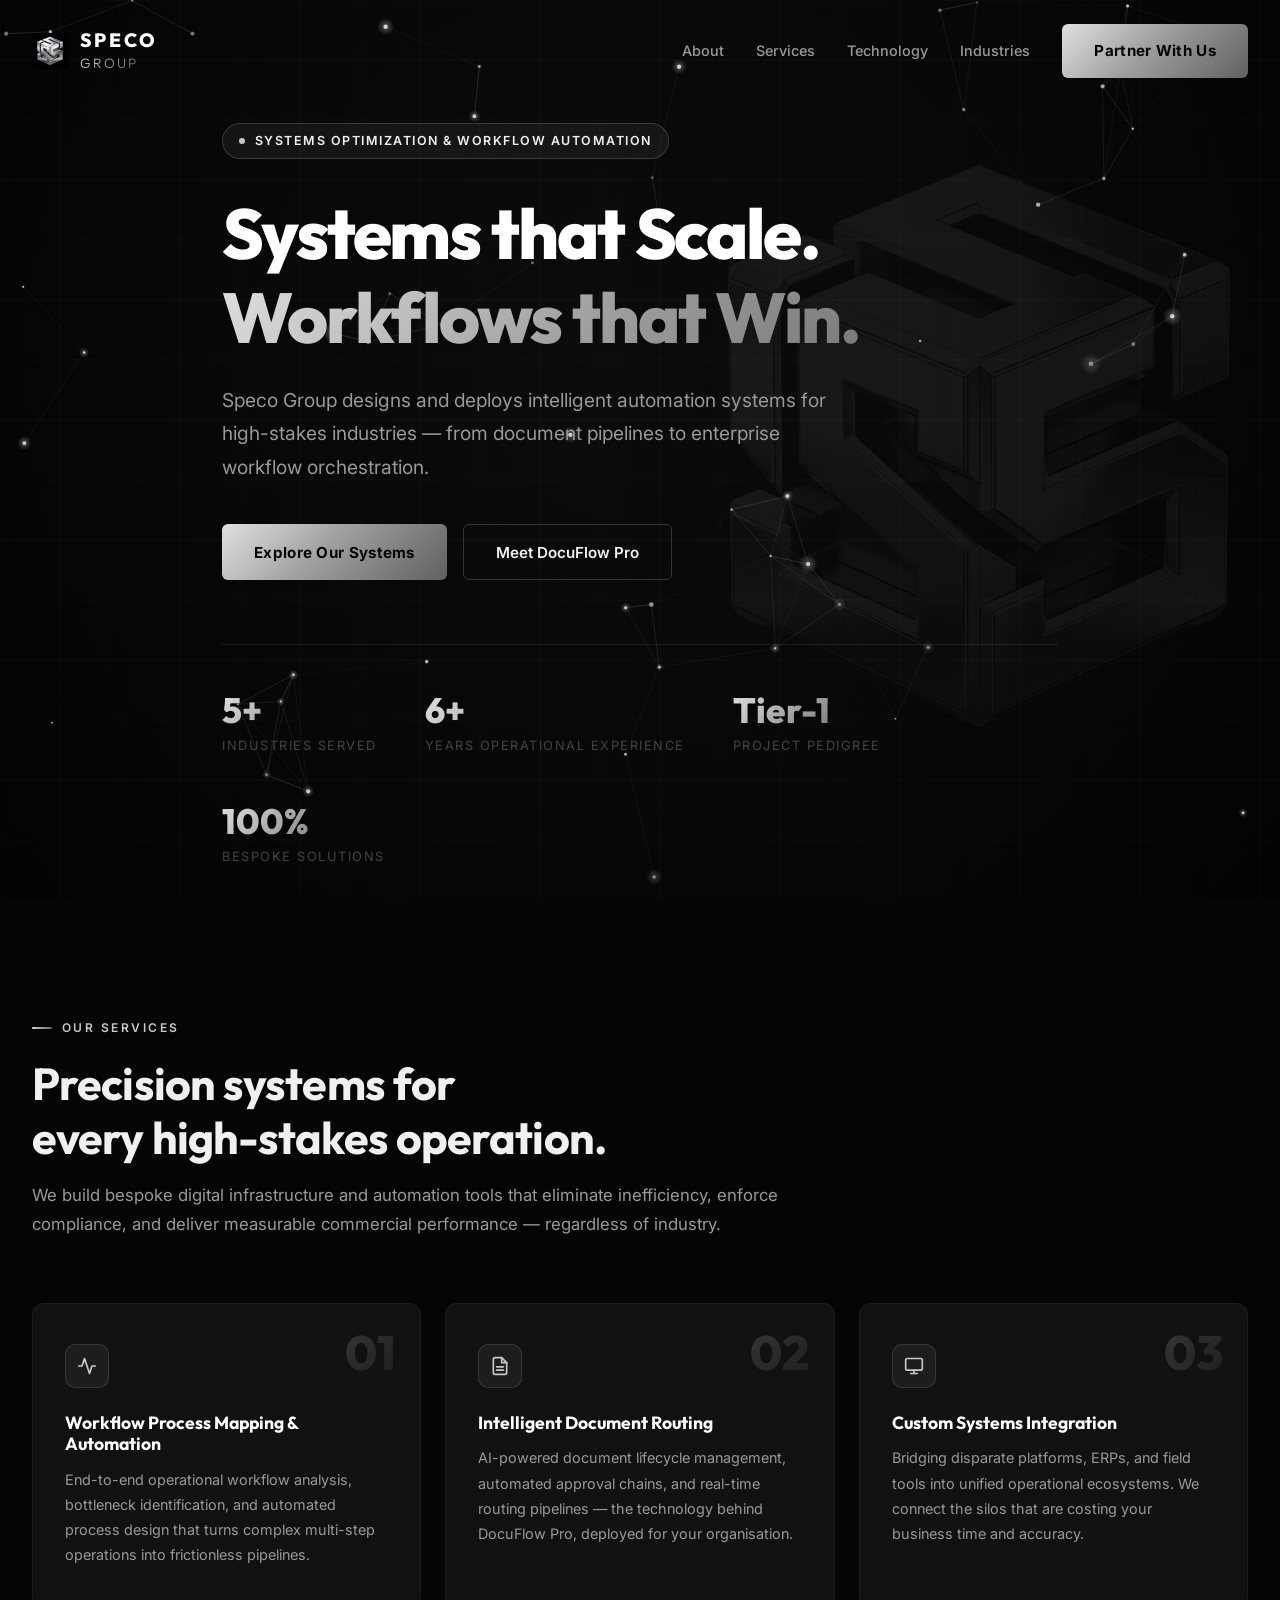
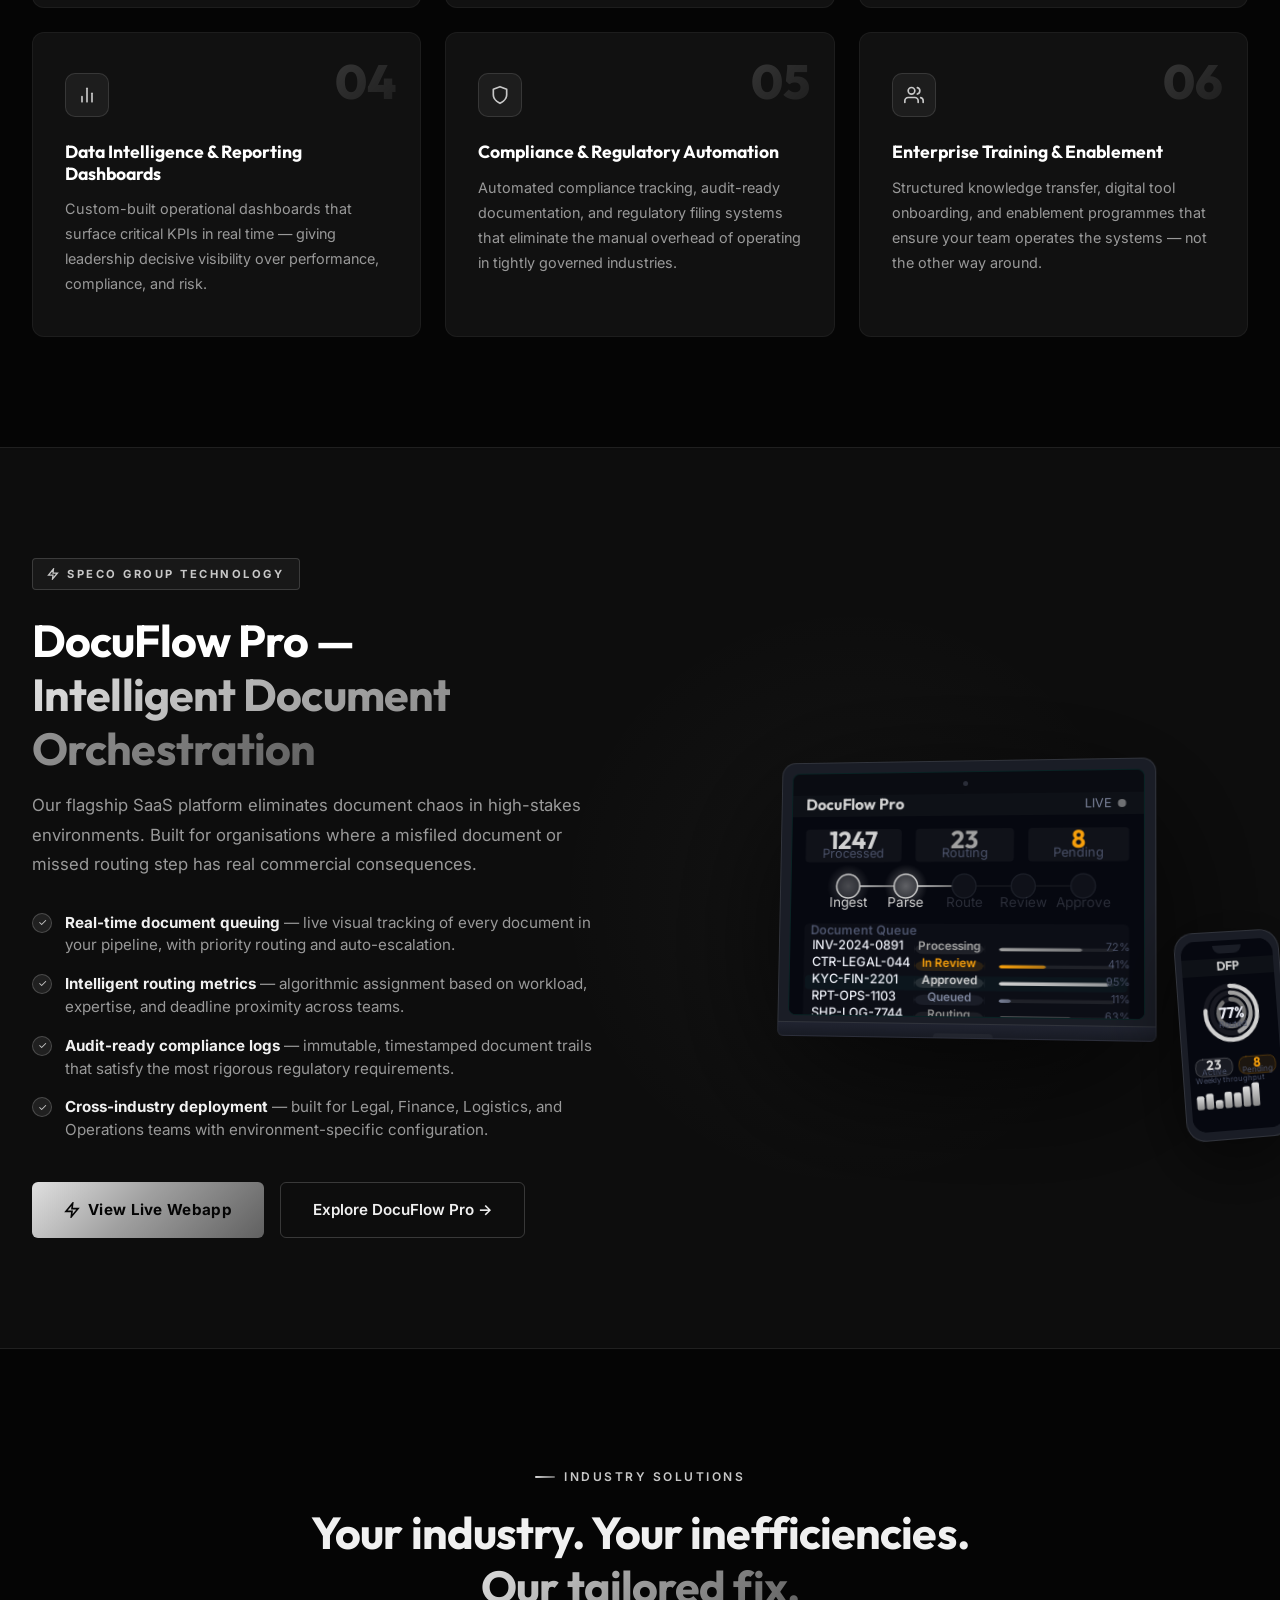
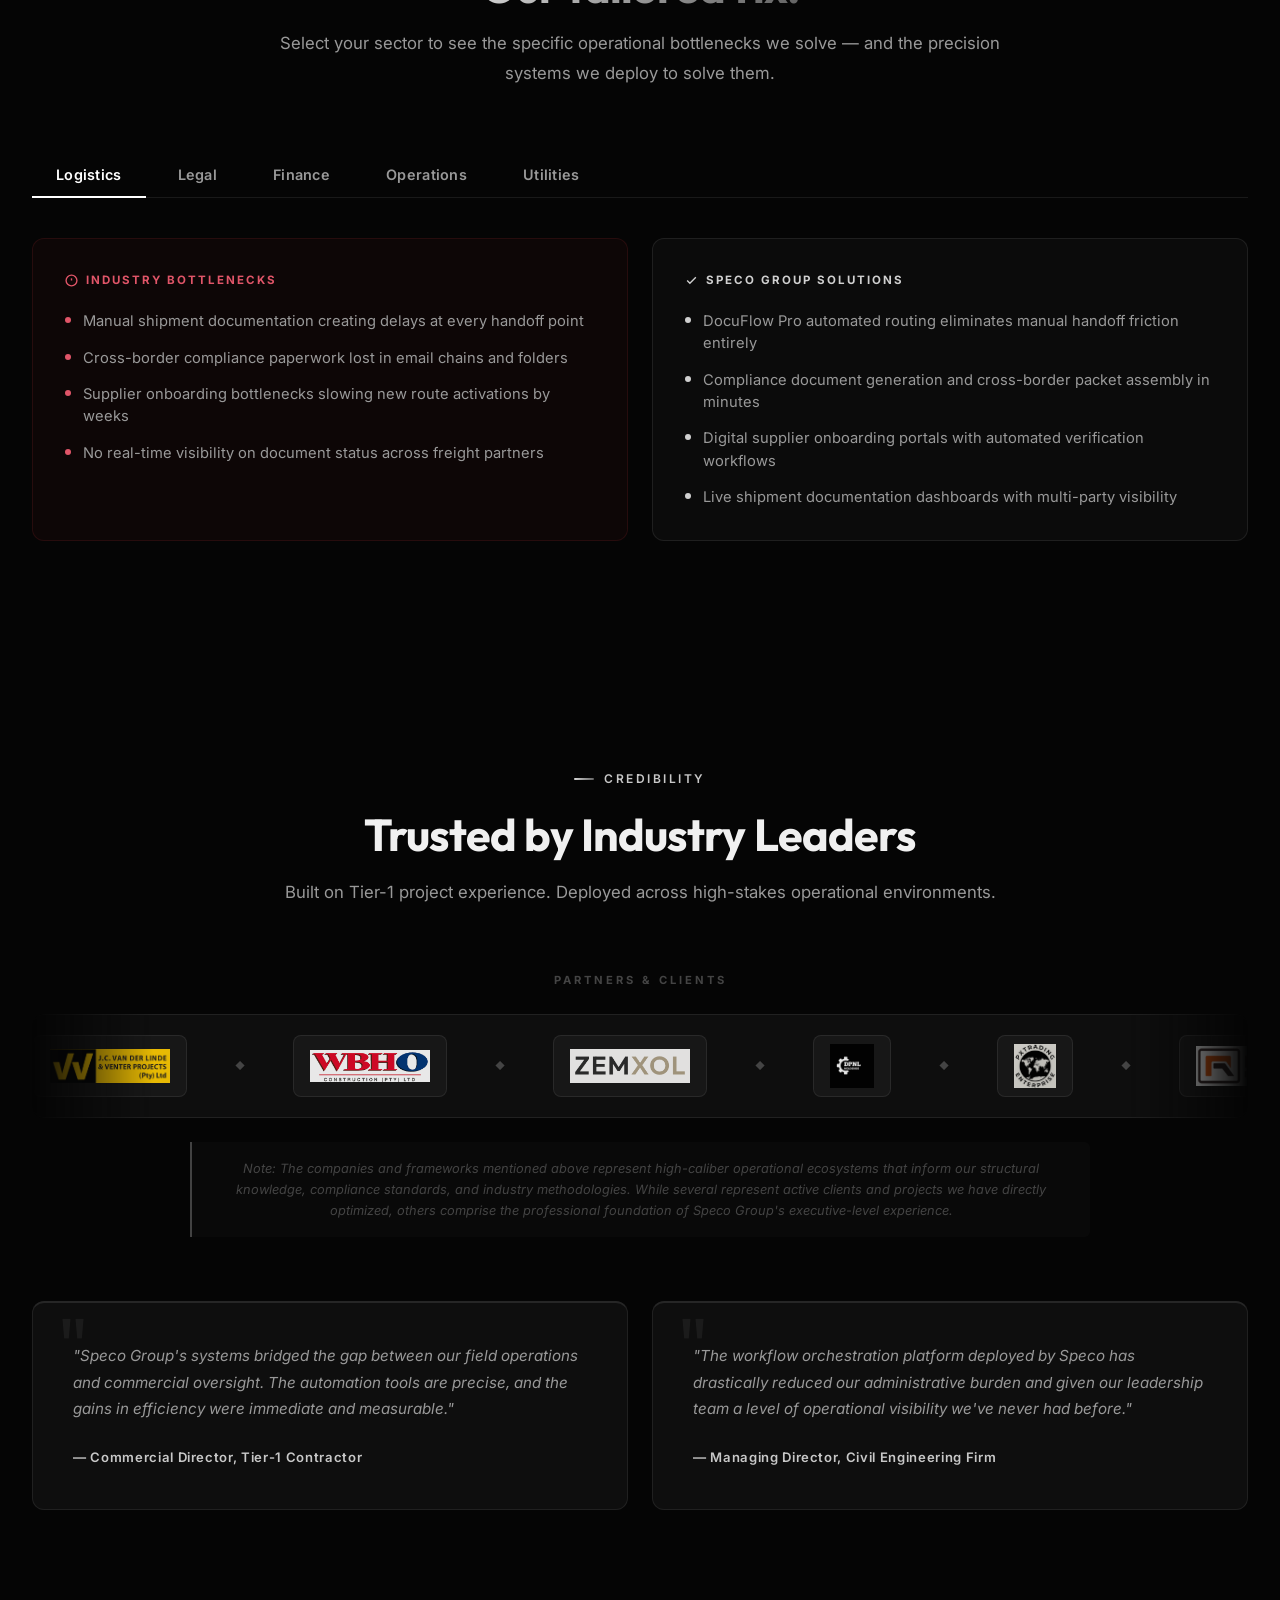
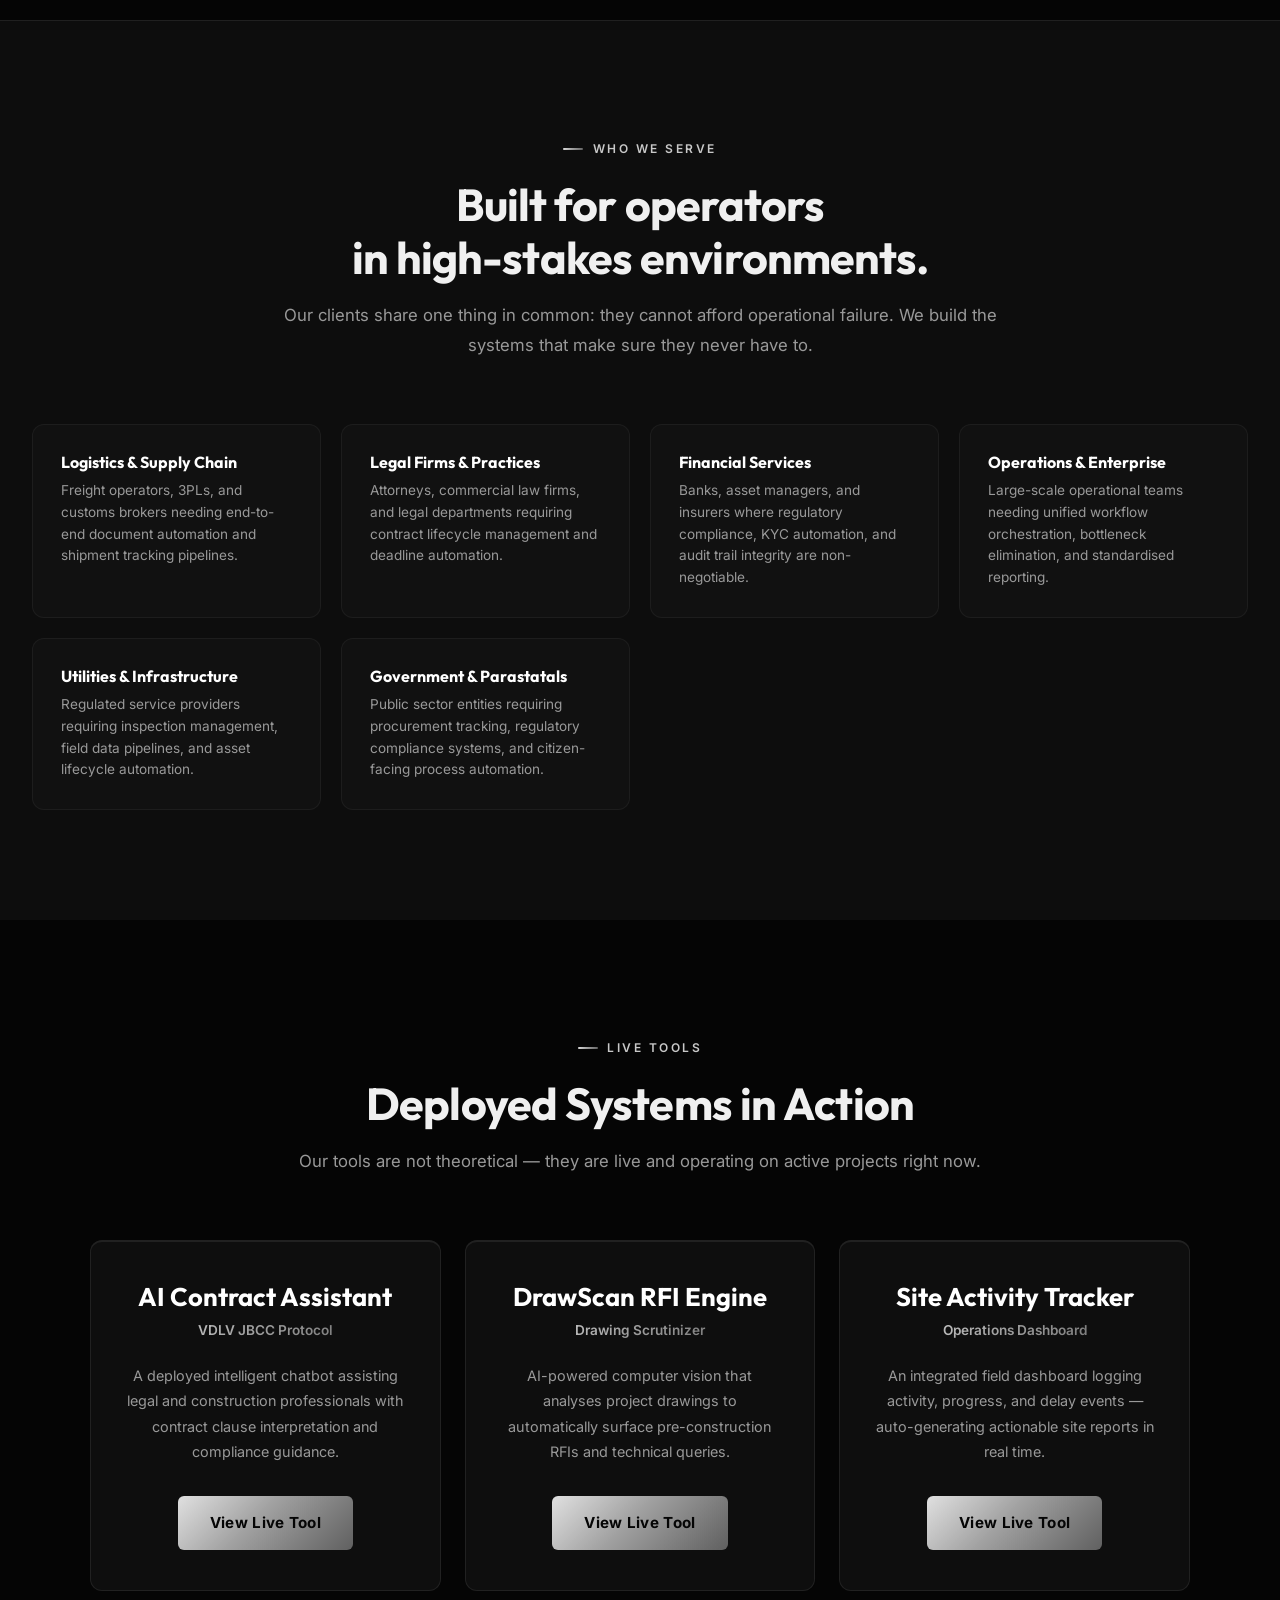
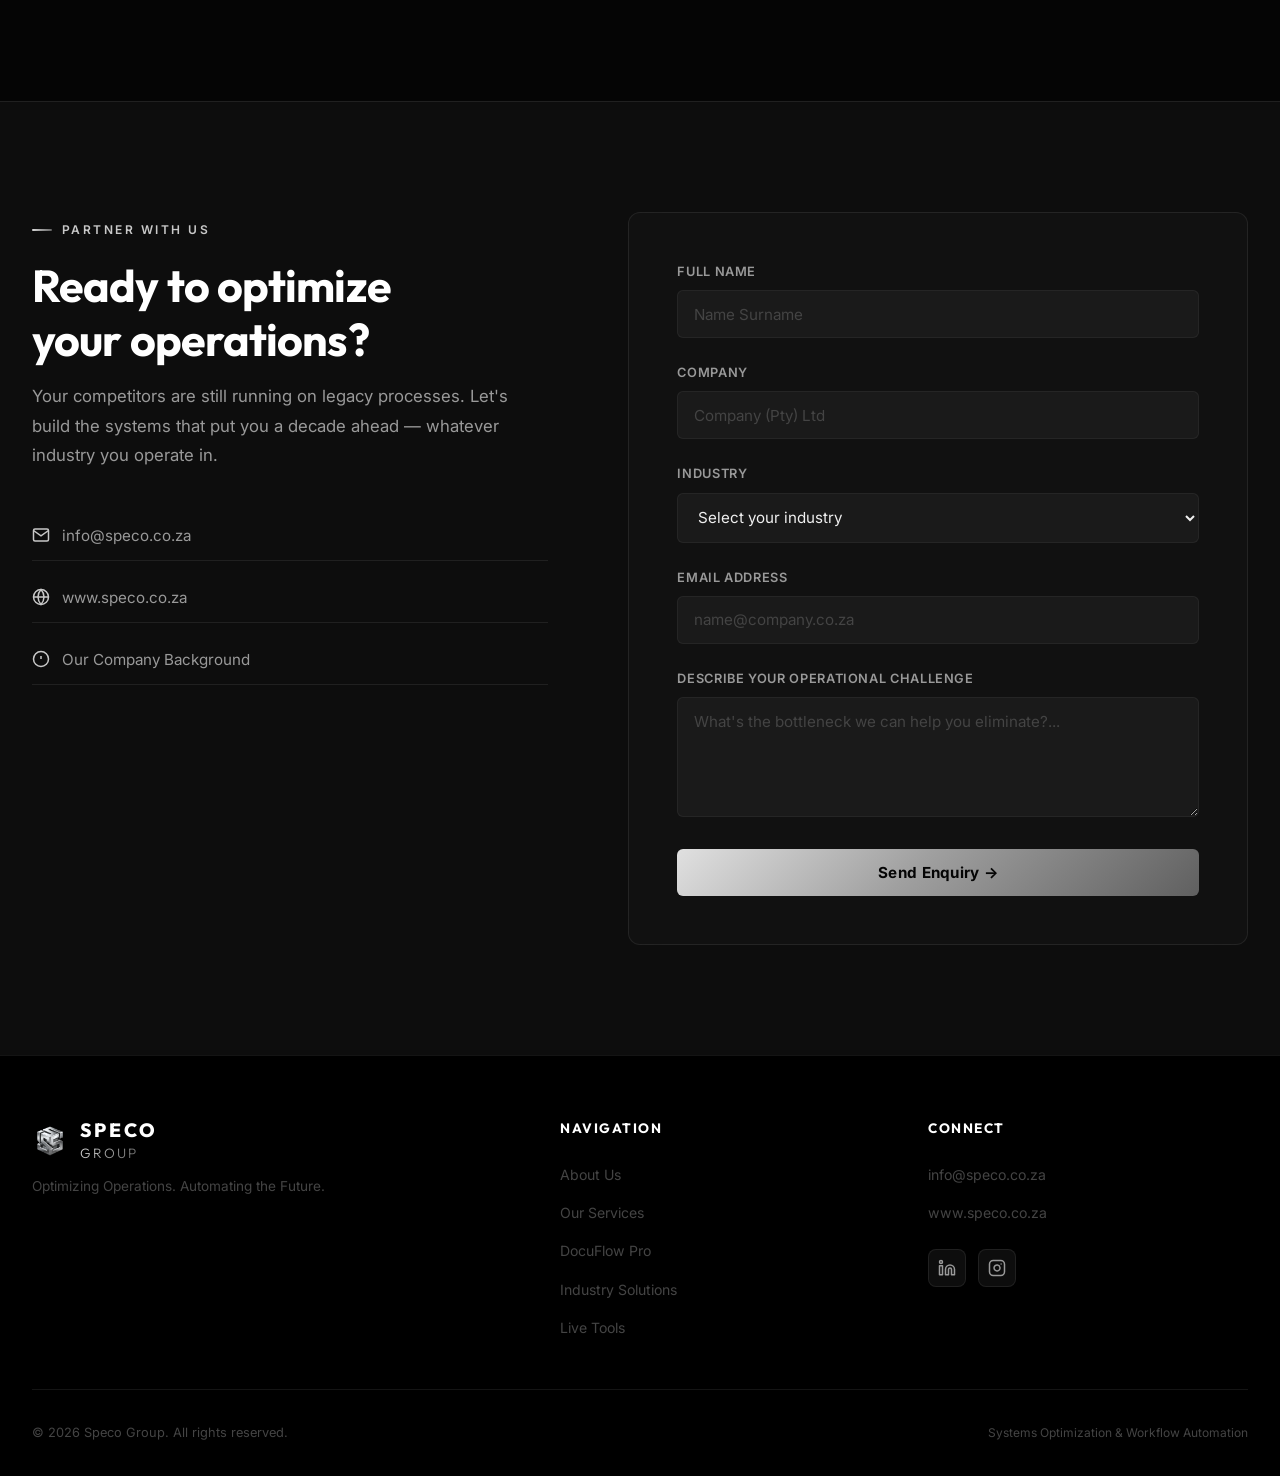
<file: index.html>
<!DOCTYPE html>
<html lang="en">
<head>
  <meta charset="UTF-8">
  <meta name="viewport" content="width=device-width, initial-scale=1.0, viewport-fit=cover">
  <title>Speco Group | Systems Optimization & Workflow Automation</title>
  <meta name="description" content="Speco Group designs and deploys intelligent automation systems and workflow optimization solutions for high-stakes industries — Logistics, Legal, Finance, Utilities, and Operations.">

  <!-- Favicons -->
  <link rel="icon" type="image/png" sizes="32x32" href="assets/favicon.png">
  <link rel="apple-touch-icon" sizes="180x180" href="assets/favicon.png">
  <link rel="shortcut icon" href="assets/favicon.png">
  <meta name="theme-color" content="#050505">

  <!-- Google Fonts -->
  <link rel="preconnect" href="https://fonts.googleapis.com">
  <link rel="preconnect" href="https://fonts.gstatic.com" crossorigin>
  <link href="https://fonts.googleapis.com/css2?family=Inter:wght@300;400;500;600;700&family=Outfit:wght@300;400;600;700;800&display=swap" rel="stylesheet">

  <!-- CSS -->
  <link rel="stylesheet" href="css/styles.css">
</head>
<body>

  <!-- ═══════════════════════════════════════ NAVBAR ═══ -->
  <nav class="navbar" id="navbar">
    <div class="container nav-container">
      <a href="index.html" class="logo" aria-label="Speco Group Home">
        <img src="assets/favicon.png" alt="Speco Group mark" class="logo-img">
        <span class="logo-text">SPECO<br><span class="logo-accent">GROUP</span></span>
      </a>

      <div class="nav-links" id="nav-links">
        <a href="about.html" class="nav-link">About</a>
        <a href="#services" class="nav-link">Services</a>
        <a href="#docuflow" class="nav-link">Technology</a>
        <a href="#sectors" class="nav-link">Industries</a>
        <a href="#contact" class="btn btn-primary">Partner With Us</a>
      </div>

      <button class="mobile-menu-btn" id="mobile-menu-btn" aria-label="Toggle menu" aria-expanded="false">
        <span></span><span></span><span></span>
      </button>
    </div>
  </nav>

  <!-- ═══════════════════════════════════════ HERO ═══ -->
  <header class="hero" id="home">
    <canvas id="hero-canvas" aria-hidden="true"></canvas>
    <!-- Animated metallic S-cube watermark -->
    <div class="hero-watermark" aria-hidden="true">
      <img src="assets/favicon.png" alt="">
    </div>
    <div class="container hero-container">

      <div class="hero-eyebrow reveal">
        <span class="hero-eyebrow-dot"></span>
        Systems Optimization &amp; Workflow Automation
      </div>

      <h1 class="reveal delay-1">
        Systems that Scale.<br>
        <span class="line-accent text-gradient">Workflows that Win.</span>
      </h1>

      <p class="hero-subtitle reveal delay-2">
        Speco Group designs and deploys intelligent automation systems for high-stakes industries — from document pipelines to enterprise workflow orchestration.
      </p>

      <div class="hero-actions reveal delay-3">
        <a href="#services" class="btn btn-primary">Explore Our Systems</a>
        <a href="#docuflow" class="btn btn-outline">Meet DocuFlow Pro</a>
      </div>

      <div class="hero-stats reveal delay-4">
        <div class="stat-item">
          <span class="stat-value" id="stat-industries">5+</span>
          <span class="stat-label">Industries Served</span>
        </div>
        <div class="stat-item">
          <span class="stat-value">6+</span>
          <span class="stat-label">Years Operational Experience</span>
        </div>
        <div class="stat-item">
          <span class="stat-value">Tier-1</span>
          <span class="stat-label">Project Pedigree</span>
        </div>
        <div class="stat-item">
          <span class="stat-value">100%</span>
          <span class="stat-label">Bespoke Solutions</span>
        </div>
      </div>

    </div>
  </header>

  <!-- ═══════════════════════════════════════ SERVICES ═══ -->
  <section class="section-padding" id="services">
    <div class="container">
      <div class="section-header reveal">
        <span class="section-tag">Our Services</span>
        <h2 class="section-title">Precision systems for<br>every high-stakes operation.</h2>
        <p>We build bespoke digital infrastructure and automation tools that eliminate inefficiency, enforce compliance, and deliver measurable commercial performance — regardless of industry.</p>
      </div>

      <div class="services-grid">

        <div class="service-card reveal">
          <div class="service-number">01</div>
          <div class="service-icon">
            <svg width="20" height="20" viewBox="0 0 24 24" fill="none" stroke="currentColor" stroke-width="2" stroke-linecap="round" stroke-linejoin="round"><polyline points="22 12 18 12 15 21 9 3 6 12 2 12"/></svg>
          </div>
          <h4>Workflow Process Mapping &amp; Automation</h4>
          <p>End-to-end operational workflow analysis, bottleneck identification, and automated process design that turns complex multi-step operations into frictionless pipelines.</p>
        </div>

        <div class="service-card reveal delay-1">
          <div class="service-number">02</div>
          <div class="service-icon">
            <svg width="20" height="20" viewBox="0 0 24 24" fill="none" stroke="currentColor" stroke-width="2" stroke-linecap="round" stroke-linejoin="round"><path d="M14 2H6a2 2 0 0 0-2 2v16a2 2 0 0 0 2 2h12a2 2 0 0 0 2-2V8z"/><polyline points="14 2 14 8 20 8"/><line x1="16" y1="13" x2="8" y2="13"/><line x1="16" y1="17" x2="8" y2="17"/></svg>
          </div>
          <h4>Intelligent Document Routing</h4>
          <p>AI-powered document lifecycle management, automated approval chains, and real-time routing pipelines — the technology behind DocuFlow Pro, deployed for your organisation.</p>
        </div>

        <div class="service-card reveal delay-2">
          <div class="service-number">03</div>
          <div class="service-icon">
            <svg width="20" height="20" viewBox="0 0 24 24" fill="none" stroke="currentColor" stroke-width="2" stroke-linecap="round" stroke-linejoin="round"><rect x="2" y="3" width="20" height="14" rx="2"/><line x1="8" y1="21" x2="16" y2="21"/><line x1="12" y1="17" x2="12" y2="21"/></svg>
          </div>
          <h4>Custom Systems Integration</h4>
          <p>Bridging disparate platforms, ERPs, and field tools into unified operational ecosystems. We connect the silos that are costing your business time and accuracy.</p>
        </div>

        <div class="service-card reveal">
          <div class="service-number">04</div>
          <div class="service-icon">
            <svg width="20" height="20" viewBox="0 0 24 24" fill="none" stroke="currentColor" stroke-width="2" stroke-linecap="round" stroke-linejoin="round"><line x1="18" y1="20" x2="18" y2="10"/><line x1="12" y1="20" x2="12" y2="4"/><line x1="6" y1="20" x2="6" y2="14"/></svg>
          </div>
          <h4>Data Intelligence &amp; Reporting Dashboards</h4>
          <p>Custom-built operational dashboards that surface critical KPIs in real time — giving leadership decisive visibility over performance, compliance, and risk.</p>
        </div>

        <div class="service-card reveal delay-1">
          <div class="service-number">05</div>
          <div class="service-icon">
            <svg width="20" height="20" viewBox="0 0 24 24" fill="none" stroke="currentColor" stroke-width="2" stroke-linecap="round" stroke-linejoin="round"><path d="M12 22s8-4 8-10V5l-8-3-8 3v7c0 6 8 10 8 10z"/></svg>
          </div>
          <h4>Compliance &amp; Regulatory Automation</h4>
          <p>Automated compliance tracking, audit-ready documentation, and regulatory filing systems that eliminate the manual overhead of operating in tightly governed industries.</p>
        </div>

        <div class="service-card reveal delay-2">
          <div class="service-number">06</div>
          <div class="service-icon">
            <svg width="20" height="20" viewBox="0 0 24 24" fill="none" stroke="currentColor" stroke-width="2" stroke-linecap="round" stroke-linejoin="round"><path d="M17 21v-2a4 4 0 0 0-4-4H5a4 4 0 0 0-4 4v2"/><circle cx="9" cy="7" r="4"/><path d="M23 21v-2a4 4 0 0 0-3-3.87"/><path d="M16 3.13a4 4 0 0 1 0 7.75"/></svg>
          </div>
          <h4>Enterprise Training &amp; Enablement</h4>
          <p>Structured knowledge transfer, digital tool onboarding, and enablement programmes that ensure your team operates the systems — not the other way around.</p>
        </div>

      </div>
    </div>
  </section>

  <!-- ═══════════════════════════════════════ DOCUFLOW PRO SHOWCASE ═══ -->
  <section class="docuflow-section section-padding" id="docuflow">
    <div class="docuflow-glow" aria-hidden="true"></div>
    <div class="container">
      <div class="docuflow-grid">

        <!-- Left: Copy -->
        <div class="docuflow-copy">
          <div class="docuflow-badge reveal">
            <svg width="12" height="12" viewBox="0 0 24 24" fill="none" stroke="currentColor" stroke-width="2.5"><polygon points="13 2 3 14 12 14 11 22 21 10 12 10 13 2"/></svg>
            Speco Group Technology
          </div>

          <h2 class="reveal delay-1" style="color: var(--white);">
            DocuFlow Pro —<br><span class="text-gradient">Intelligent Document Orchestration</span>
          </h2>
          <p class="reveal delay-1">
            Our flagship SaaS platform eliminates document chaos in high-stakes environments. Built for organisations where a misfiled document or missed routing step has real commercial consequences.
          </p>

          <ul class="docuflow-features reveal delay-2">
            <li>
              <span class="feature-check">✓</span>
              <span><strong style="color: var(--text-main);">Real-time document queuing</strong> — live visual tracking of every document in your pipeline, with priority routing and auto-escalation.</span>
            </li>
            <li>
              <span class="feature-check">✓</span>
              <span><strong style="color: var(--text-main);">Intelligent routing metrics</strong> — algorithmic assignment based on workload, expertise, and deadline proximity across teams.</span>
            </li>
            <li>
              <span class="feature-check">✓</span>
              <span><strong style="color: var(--text-main);">Audit-ready compliance logs</strong> — immutable, timestamped document trails that satisfy the most rigorous regulatory requirements.</span>
            </li>
            <li>
              <span class="feature-check">✓</span>
              <span><strong style="color: var(--text-main);">Cross-industry deployment</strong> — built for Legal, Finance, Logistics, and Operations teams with environment-specific configuration.</span>
            </li>
          </ul>

          <div class="docuflow-actions reveal delay-3">
            <a href="https://www.docuflowpro.co.za" target="_blank" rel="noopener noreferrer" class="btn btn-primary" id="cta-docuflow-primary">
              <svg width="16" height="16" viewBox="0 0 24 24" fill="none" stroke="currentColor" stroke-width="2.5"><polygon points="13 2 3 14 12 14 11 22 21 10 12 10 13 2"/></svg>
              View Live Webapp
            </a>
            <a href="https://www.docuflowpro.co.za" target="_blank" rel="noopener noreferrer" class="btn btn-outline" id="cta-docuflow-secondary">
              Explore DocuFlow Pro →
            </a>
          </div>
        </div>

        <!-- Right: Device Mockups -->
        <div class="reveal delay-2">
          <div class="device-stage">

            <!-- Laptop -->
            <div class="laptop-wrap" aria-label="DocuFlow Pro dashboard on laptop">
              <div class="laptop-body">
                <div class="laptop-screen-bezel">
                  <div class="laptop-cam-bar"><div class="laptop-cam"></div></div>
                  <div class="laptop-display">
                    <canvas class="dfp-canvas" id="laptop-canvas" aria-label="Animated DocuFlow Pro dashboard"></canvas>
                  </div>
                </div>
              </div>
              <div class="laptop-base"></div>
            </div>

            <!-- Phone -->
            <div class="phone-wrap" aria-label="DocuFlow Pro on smartphone">
              <div class="phone-body">
                <div class="phone-screen-bezel">
                  <div class="phone-notch-bar"><div class="phone-notch"></div></div>
                  <div class="phone-display">
                    <canvas class="dfp-canvas" id="phone-canvas" aria-label="Animated DocuFlow Pro mobile view"></canvas>
                  </div>
                </div>
              </div>
            </div>

          </div>
        </div>

      </div>
    </div>
  </section>

  <!-- ═══════════════════════════════════════ SECTOR SELECTOR ═══ -->
  <section class="section-padding sector-section" id="sectors">
    <div class="container">
      <div class="section-header centered reveal">
        <span class="section-tag">Industry Solutions</span>
        <h2>Your industry. Your inefficiencies.<br><span class="text-gradient">Our tailored fix.</span></h2>
        <p>Select your sector to see the specific operational bottlenecks we solve — and the precision systems we deploy to solve them.</p>
      </div>

      <div class="sector-tabs reveal delay-1" role="tablist" aria-label="Industry selector">
        <button class="sector-tab active" data-sector="logistics" role="tab" aria-selected="true" id="tab-logistics">Logistics</button>
        <button class="sector-tab" data-sector="legal"     role="tab" aria-selected="false" id="tab-legal">Legal</button>
        <button class="sector-tab" data-sector="finance"   role="tab" aria-selected="false" id="tab-finance">Finance</button>
        <button class="sector-tab" data-sector="ops"       role="tab" aria-selected="false" id="tab-ops">Operations</button>
        <button class="sector-tab" data-sector="utilities" role="tab" aria-selected="false" id="tab-utilities">Utilities</button>
      </div>

      <!-- LOGISTICS -->
      <div class="sector-content active" id="sector-logistics" role="tabpanel" aria-labelledby="tab-logistics">
        <div class="sector-panel pain">
          <div class="sector-panel-label">
            <svg width="13" height="13" viewBox="0 0 24 24" fill="none" stroke="currentColor" stroke-width="2.5"><circle cx="12" cy="12" r="10"/><line x1="12" y1="8" x2="12" y2="12"/><line x1="12" y1="16" x2="12.01" y2="16"/></svg>
            Industry Bottlenecks
          </div>
          <ul>
            <li>Manual shipment documentation creating delays at every handoff point</li>
            <li>Cross-border compliance paperwork lost in email chains and folders</li>
            <li>Supplier onboarding bottlenecks slowing new route activations by weeks</li>
            <li>No real-time visibility on document status across freight partners</li>
          </ul>
        </div>
        <div class="sector-panel solution">
          <div class="sector-panel-label">
            <svg width="13" height="13" viewBox="0 0 24 24" fill="none" stroke="currentColor" stroke-width="2.5"><polyline points="20 6 9 17 4 12"/></svg>
            Speco Group Solutions
          </div>
          <ul>
            <li>DocuFlow Pro automated routing eliminates manual handoff friction entirely</li>
            <li>Compliance document generation and cross-border packet assembly in minutes</li>
            <li>Digital supplier onboarding portals with automated verification workflows</li>
            <li>Live shipment documentation dashboards with multi-party visibility</li>
          </ul>
        </div>
      </div>

      <!-- LEGAL -->
      <div class="sector-content" id="sector-legal" role="tabpanel" aria-labelledby="tab-legal">
        <div class="sector-panel pain">
          <div class="sector-panel-label">
            <svg width="13" height="13" viewBox="0 0 24 24" fill="none" stroke="currentColor" stroke-width="2.5"><circle cx="12" cy="12" r="10"/><line x1="12" y1="8" x2="12" y2="12"/><line x1="12" y1="16" x2="12.01" y2="16"/></svg>
            Industry Bottlenecks
          </div>
          <ul>
            <li>Document version control chaos across matters with multiple contributors</li>
            <li>Critical deadlines missed due to manual diarising and calendar silos</li>
            <li>Contract review backlogs creating billing and relationship risk</li>
            <li>Client reporting built manually from disparate systems every month</li>
          </ul>
        </div>
        <div class="sector-panel solution">
          <div class="sector-panel-label">
            <svg width="13" height="13" viewBox="0 0 24 24" fill="none" stroke="currentColor" stroke-width="2.5"><polyline points="20 6 9 17 4 12"/></svg>
            Speco Group Solutions
          </div>
          <ul>
            <li>Automated contract lifecycle management with version-controlled document trees</li>
            <li>Deadline tracking and escalation system with cascading notification logic</li>
            <li>AI-assisted clause routing that accelerates contract review by up to 60%</li>
            <li>Automated client portal reporting generated directly from matter data</li>
          </ul>
        </div>
      </div>

      <!-- FINANCE -->
      <div class="sector-content" id="sector-finance" role="tabpanel" aria-labelledby="tab-finance">
        <div class="sector-panel pain">
          <div class="sector-panel-label">
            <svg width="13" height="13" viewBox="0 0 24 24" fill="none" stroke="currentColor" stroke-width="2.5"><circle cx="12" cy="12" r="10"/><line x1="12" y1="8" x2="12" y2="12"/><line x1="12" y1="16" x2="12.01" y2="16"/></svg>
            Industry Bottlenecks
          </div>
          <ul>
            <li>Regulatory filing delays due to manual preparation and sign-off processes</li>
            <li>Audit trail gaps creating exposure during regulatory reviews</li>
            <li>Manual reconciliation consuming analyst capacity that should drive value</li>
            <li>Client onboarding friction from fragmented KYC documentation workflows</li>
          </ul>
        </div>
        <div class="sector-panel solution">
          <div class="sector-panel-label">
            <svg width="13" height="13" viewBox="0 0 24 24" fill="none" stroke="currentColor" stroke-width="2.5"><polyline points="20 6 9 17 4 12"/></svg>
            Speco Group Solutions
          </div>
          <ul>
            <li>Automated compliance filing pipelines with multi-approver sign-off chains</li>
            <li>Immutable, timestamped audit logs that satisfy FSCA and SARB requirements</li>
            <li>Automated reconciliation pipelines freeing analysts for high-value work</li>
            <li>Digital KYC and FICA workflow automation reducing onboarding time by 70%</li>
          </ul>
        </div>
      </div>

      <!-- OPERATIONS -->
      <div class="sector-content" id="sector-ops" role="tabpanel" aria-labelledby="tab-ops">
        <div class="sector-panel pain">
          <div class="sector-panel-label">
            <svg width="13" height="13" viewBox="0 0 24 24" fill="none" stroke="currentColor" stroke-width="2.5"><circle cx="12" cy="12" r="10"/><line x1="12" y1="8" x2="12" y2="12"/><line x1="12" y1="16" x2="12.01" y2="16"/></svg>
            Industry Bottlenecks
          </div>
          <ul>
            <li>Siloed team communication generating duplicated effort and misalignment</li>
            <li>Process bottlenecks invisible until they cause missed SLAs and client escalations</li>
            <li>Reporting inconsistency across departments making leadership decisions data-poor</li>
            <li>Manual task allocation based on availability rather than capacity or expertise</li>
          </ul>
        </div>
        <div class="sector-panel solution">
          <div class="sector-panel-label">
            <svg width="13" height="13" viewBox="0 0 24 24" fill="none" stroke="currentColor" stroke-width="2.5"><polyline points="20 6 9 17 4 12"/></svg>
            Speco Group Solutions
          </div>
          <ul>
            <li>Unified workflow orchestration hubs connecting all operational teams in one system</li>
            <li>Real-time bottleneck detection dashboards with pre-SLA breach alerting</li>
            <li>Standardised cross-departmental reporting templates auto-populated from live data</li>
            <li>Intelligent task routing engine that assigns work based on capacity and skill-match</li>
          </ul>
        </div>
      </div>

      <!-- UTILITIES -->
      <div class="sector-content" id="sector-utilities" role="tabpanel" aria-labelledby="tab-utilities">
        <div class="sector-panel pain">
          <div class="sector-panel-label">
            <svg width="13" height="13" viewBox="0 0 24 24" fill="none" stroke="currentColor" stroke-width="2.5"><circle cx="12" cy="12" r="10"/><line x1="12" y1="8" x2="12" y2="12"/><line x1="12" y1="16" x2="12.01" y2="16"/></svg>
            Industry Bottlenecks
          </div>
          <ul>
            <li>Regulatory inspection backlogs caused by manual scheduling and paper-based records</li>
            <li>Field-to-office reporting lag creating hours-old data for control room decisions</li>
            <li>Asset management gaps where maintenance records live in disconnected spreadsheets</li>
            <li>Incident documentation inconsistency creating regulatory and liability exposure</li>
          </ul>
        </div>
        <div class="sector-panel solution">
          <div class="sector-panel-label">
            <svg width="13" height="13" viewBox="0 0 24 24" fill="none" stroke="currentColor" stroke-width="2.5"><polyline points="20 6 9 17 4 12"/></svg>
            Speco Group Solutions
          </div>
          <ul>
            <li>Digital inspection workflow management with automated regulatory scheduling</li>
            <li>Mobile-to-cloud field data pipelines delivering real-time operational telemetry</li>
            <li>Unified asset lifecycle tracking linked to maintenance calendars and compliance records</li>
            <li>Standardised incident reporting system with automatic escalation and regulatory notification</li>
          </ul>
        </div>
      </div>

    </div>
  </section>

  <!-- ═══════════════════════════════════════ PARTNERS / CREDIBILITY ═══ -->
  <section class="section-padding" id="partners">
    <div class="container">
      <div class="section-header centered reveal">
        <span class="section-tag">Credibility</span>
        <h2>Trusted by Industry Leaders</h2>
        <p>Built on Tier-1 project experience. Deployed across high-stakes operational environments.</p>
      </div>

      <div class="logo-ribbon-wrapper reveal">
        <div class="logo-ribbon-label">Partners &amp; Clients</div>
        <div class="logo-ribbon" role="marquee" aria-label="Partners and clients logo carousel">
          <div class="logo-ribbon-track">
            <!-- Set 1 -->
            <div class="ribbon-logo-item"><img src="jclogo.png" alt="J.C. Van Der Linde & Venter Projects" class="ribbon-logo-img"></div>
            <div class="ribbon-separator">◆</div>
            <div class="ribbon-logo-item"><img src="wbhologo.png" alt="WBHO Construction" class="ribbon-logo-img"></div>
            <div class="ribbon-separator">◆</div>
            <div class="ribbon-logo-item"><img src="zlogo.png" alt="Zemxol Construction" class="ribbon-logo-img"></div>
            <div class="ribbon-separator">◆</div>
            <div class="ribbon-logo-item"><img src="dpnlogo.png" alt="DPNL Holdings" class="ribbon-logo-img"></div>
            <div class="ribbon-separator">◆</div>
            <div class="ribbon-logo-item"><img src="pxtlogo.png" alt="PX Trading Enterprise" class="ribbon-logo-img"></div>
            <div class="ribbon-separator">◆</div>
            <div class="ribbon-logo-item"><img src="rbxlogo.png" alt="Raubex Building" class="ribbon-logo-img"></div>
            <div class="ribbon-separator">◆</div>
            <div class="ribbon-logo-item"><img src="NEMOLOGO.png" alt="Nemo Consulting Services" class="ribbon-logo-img"></div>
            <div class="ribbon-separator">◆</div>
            <div class="ribbon-logo-item"><img src="NPC.png" alt="NPC Cement" class="ribbon-logo-img"></div>
            <div class="ribbon-separator">◆</div>
            <!-- Set 2 (duplicate for loop) -->
            <div class="ribbon-logo-item"><img src="jclogo.png" alt="J.C. Van Der Linde & Venter Projects" class="ribbon-logo-img"></div>
            <div class="ribbon-separator">◆</div>
            <div class="ribbon-logo-item"><img src="wbhologo.png" alt="WBHO Construction" class="ribbon-logo-img"></div>
            <div class="ribbon-separator">◆</div>
            <div class="ribbon-logo-item"><img src="zlogo.png" alt="Zemxol Construction" class="ribbon-logo-img"></div>
            <div class="ribbon-separator">◆</div>
            <div class="ribbon-logo-item"><img src="dpnlogo.png" alt="DPNL Holdings" class="ribbon-logo-img"></div>
            <div class="ribbon-separator">◆</div>
            <div class="ribbon-logo-item"><img src="pxtlogo.png" alt="PX Trading Enterprise" class="ribbon-logo-img"></div>
            <div class="ribbon-separator">◆</div>
            <div class="ribbon-logo-item"><img src="rbxlogo.png" alt="Raubex Building" class="ribbon-logo-img"></div>
            <div class="ribbon-separator">◆</div>
            <div class="ribbon-logo-item"><img src="NEMOLOGO.png" alt="Nemo Consulting Services" class="ribbon-logo-img"></div>
            <div class="ribbon-separator">◆</div>
            <div class="ribbon-logo-item"><img src="NPC.png" alt="NPC Cement" class="ribbon-logo-img"></div>
            <div class="ribbon-separator">◆</div>
          </div>
        </div>

        <p class="disclaimer-note">
          Note: The companies and frameworks mentioned above represent high-caliber operational ecosystems that inform our structural knowledge, compliance standards, and industry methodologies. While several represent active clients and projects we have directly optimized, others comprise the professional foundation of Speco Group's executive-level experience.
        </p>
      </div>

      <div class="testimonials-grid" style="margin-top: 4rem;">
        <div class="testimonial-card glass-panel reveal">
          <p class="quote">"Speco Group's systems bridged the gap between our field operations and commercial oversight. The automation tools are precise, and the gains in efficiency were immediate and measurable."</p>
          <div class="author">— Commercial Director, Tier-1 Contractor</div>
        </div>
        <div class="testimonial-card glass-panel reveal delay-1">
          <p class="quote">"The workflow orchestration platform deployed by Speco has drastically reduced our administrative burden and given our leadership team a level of operational visibility we've never had before."</p>
          <div class="author">— Managing Director, Civil Engineering Firm</div>
        </div>
      </div>
    </div>
  </section>

  <!-- ═══════════════════════════════════════ WHO WE SERVE ═══ -->
  <section class="section-padding audiences-section" id="audiences">
    <div class="container">
      <div class="section-header centered reveal">
        <span class="section-tag">Who We Serve</span>
        <h2>Built for operators<br>in high-stakes environments.</h2>
        <p>Our clients share one thing in common: they cannot afford operational failure. We build the systems that make sure they never have to.</p>
      </div>

      <div class="audience-cards">
        <div class="audience-card reveal">
          <h5>Logistics &amp; Supply Chain</h5>
          <p>Freight operators, 3PLs, and customs brokers needing end-to-end document automation and shipment tracking pipelines.</p>
        </div>
        <div class="audience-card reveal delay-1">
          <h5>Legal Firms &amp; Practices</h5>
          <p>Attorneys, commercial law firms, and legal departments requiring contract lifecycle management and deadline automation.</p>
        </div>
        <div class="audience-card reveal delay-2">
          <h5>Financial Services</h5>
          <p>Banks, asset managers, and insurers where regulatory compliance, KYC automation, and audit trail integrity are non-negotiable.</p>
        </div>
        <div class="audience-card reveal">
          <h5>Operations &amp; Enterprise</h5>
          <p>Large-scale operational teams needing unified workflow orchestration, bottleneck elimination, and standardised reporting.</p>
        </div>
        <div class="audience-card reveal delay-1">
          <h5>Utilities &amp; Infrastructure</h5>
          <p>Regulated service providers requiring inspection management, field data pipelines, and asset lifecycle automation.</p>
        </div>
        <div class="audience-card reveal delay-2">
          <h5>Government &amp; Parastatals</h5>
          <p>Public sector entities requiring procurement tracking, regulatory compliance systems, and citizen-facing process automation.</p>
        </div>
      </div>

    </div>
  </section>

  <!-- ═══════════════════════════════════════ LIVE TOOLS ═══ -->
  <section class="section-padding" id="portfolio">
    <div class="container">
      <div class="section-header centered reveal">
        <span class="section-tag">Live Tools</span>
        <h2>Deployed Systems in Action</h2>
        <p>Our tools are not theoretical — they are live and operating on active projects right now.</p>
      </div>

      <div class="portfolio-grid">
        <div class="portfolio-card glass-panel reveal">
          <h3>AI Contract Assistant</h3>
          <p class="subtitle">VDLV JBCC Protocol</p>
          <p>A deployed intelligent chatbot assisting legal and construction professionals with contract clause interpretation and compliance guidance.</p>
          <a href="https://vdlv.vercel.app" target="_blank" rel="noopener noreferrer" class="btn btn-primary">View Live Tool</a>
        </div>

        <div class="portfolio-card glass-panel reveal delay-1">
          <h3>DrawScan RFI Engine</h3>
          <p class="subtitle">Drawing Scrutinizer</p>
          <p>AI-powered computer vision that analyses project drawings to automatically surface pre-construction RFIs and technical queries.</p>
          <a href="drawing-scrutinizer.html" target="_blank" class="btn btn-primary">View Live Tool</a>
        </div>

        <div class="portfolio-card glass-panel reveal delay-2">
          <h3>Site Activity Tracker</h3>
          <p class="subtitle">Operations Dashboard</p>
          <p>An integrated field dashboard logging activity, progress, and delay events — auto-generating actionable site reports in real time.</p>
          <a href="https://vdlv.vercel.app/tracker.html" target="_blank" rel="noopener noreferrer" class="btn btn-primary">View Live Tool</a>
        </div>
      </div>
    </div>
  </section>

  <!-- ═══════════════════════════════════════ CONTACT ═══ -->
  <section class="section-padding" id="contact" style="background: var(--bg-panel); border-top: 1px solid var(--glass-border);">
    <div class="container">
      <div class="contact-grid">

        <div class="contact-info reveal">
          <span class="section-tag">Partner With Us</span>
          <h2 style="color: var(--white);">Ready to optimize<br>your operations?</h2>
          <p>Your competitors are still running on legacy processes. Let's build the systems that put you a decade ahead — whatever industry you operate in.</p>

          <div class="contact-actions">
            <a href="mailto:info@speco.co.za" class="contact-link">
              <svg width="18" height="18" viewBox="0 0 24 24" fill="none" stroke="currentColor" stroke-width="2"><path d="M4 4h16c1.1 0 2 .9 2 2v12c0 1.1-.9 2-2 2H4c-1.1 0-2-.9-2-2V6c0-1.1.9-2 2-2z"/><polyline points="22,6 12,13 2,6"/></svg>
              info@speco.co.za
            </a>
            <a href="https://www.speco.co.za" target="_blank" rel="noopener noreferrer" class="contact-link">
              <svg width="18" height="18" viewBox="0 0 24 24" fill="none" stroke="currentColor" stroke-width="2"><circle cx="12" cy="12" r="10"/><line x1="2" y1="12" x2="22" y2="12"/><path d="M12 2a15.3 15.3 0 0 1 4 10 15.3 15.3 0 0 1-4 10 15.3 15.3 0 0 1-4-10 15.3 15.3 0 0 1 4-10z"/></svg>
              www.speco.co.za
            </a>
            <a href="about.html" class="contact-link">
              <svg width="18" height="18" viewBox="0 0 24 24" fill="none" stroke="currentColor" stroke-width="2"><circle cx="12" cy="12" r="10"/><line x1="12" y1="8" x2="12" y2="12"/><line x1="12" y1="16" x2="12.01" y2="16"/></svg>
              Our Company Background
            </a>
          </div>
        </div>

        <div class="contact-form-container glass-panel reveal delay-1">
          <form class="contact-form" action="https://formsubmit.co/info@speco.co.za" method="POST">
            <div class="form-group">
              <label for="name">Full Name</label>
              <input type="text" id="name" name="name" placeholder="Name Surname" required autocomplete="name">
            </div>
            <div class="form-group">
              <label for="company">Company</label>
              <input type="text" id="company" name="company" placeholder="Company (Pty) Ltd" required>
            </div>
            <div class="form-group">
              <label for="industry">Industry</label>
              <select id="industry" name="industry">
                <option value="" disabled selected>Select your industry</option>
                <option>Logistics &amp; Supply Chain</option>
                <option>Legal</option>
                <option>Financial Services</option>
                <option>Operations &amp; Enterprise</option>
                <option>Utilities &amp; Infrastructure</option>
                <option>Government &amp; Parastatals</option>
                <option>Other</option>
              </select>
            </div>
            <div class="form-group">
              <label for="email">Email Address</label>
              <input type="email" id="email" name="email" placeholder="name@company.co.za" required autocomplete="email">
            </div>
            <div class="form-group">
              <label for="message">Describe your operational challenge</label>
              <textarea id="message" name="message" rows="4" placeholder="What's the bottleneck we can help you eliminate?..." required></textarea>
            </div>
            <input type="hidden" name="_subject" value="New Enquiry from Speco Group Website">
            <input type="hidden" name="_captcha" value="false">
            <button type="submit" class="btn btn-primary w-100" id="submit-enquiry">Send Enquiry →</button>
          </form>
        </div>

      </div>
    </div>
  </section>

  <!-- ═══════════════════════════════════════ FOOTER ═══ -->
  <footer class="footer">
    <div class="container">
      <div class="footer-grid">
        <div class="footer-brand">
          <a href="index.html" class="logo" aria-label="Speco Group">
            <img src="assets/favicon.png" alt="Speco Group mark" class="logo-img">
            <span class="logo-text">SPECO<br><span class="logo-accent">GROUP</span></span>
          </a>
          <p class="footer-tagline">Optimizing Operations. Automating the Future.</p>
        </div>

        <div class="footer-links">
          <h4>Navigation</h4>
          <ul>
            <li><a href="about.html">About Us</a></li>
            <li><a href="#services">Our Services</a></li>
            <li><a href="#docuflow">DocuFlow Pro</a></li>
            <li><a href="#sectors">Industry Solutions</a></li>
            <li><a href="#portfolio">Live Tools</a></li>
          </ul>
        </div>

        <div class="footer-social">
          <h4>Connect</h4>
          <ul style="list-style:none; padding:0; margin-bottom: 1.5rem; display:flex; flex-direction:column; gap:0.75rem;">
            <li><a href="mailto:info@speco.co.za" style="color:var(--text-dim);text-decoration:none;font-size:0.88rem;transition:var(--transition-fast);" onmouseover="this.style.color='var(--accent)'" onmouseout="this.style.color='var(--text-dim)'">info@speco.co.za</a></li>
            <li><a href="https://www.speco.co.za" target="_blank" rel="noopener noreferrer" style="color:var(--text-dim);text-decoration:none;font-size:0.88rem;transition:var(--transition-fast);" onmouseover="this.style.color='var(--accent)'" onmouseout="this.style.color='var(--text-dim)'">www.speco.co.za</a></li>
          </ul>
          <div class="social-buttons">
            <a href="https://www.linkedin.com/company/specogroup/" target="_blank" rel="noopener noreferrer" class="social-btn" aria-label="LinkedIn">
              <svg xmlns="http://www.w3.org/2000/svg" width="18" height="18" viewBox="0 0 24 24" fill="none" stroke="currentColor" stroke-width="2" stroke-linecap="round" stroke-linejoin="round"><path d="M16 8a6 6 0 0 1 6 6v7h-4v-7a2 2 0 0 0-2-2 2 2 0 0 0-2 2v7h-4v-7a6 6 0 0 1 6-6z"/><rect x="2" y="9" width="4" height="12"/><circle cx="4" cy="4" r="2"/></svg>
            </a>
            <a href="https://www.instagram.com/specogroup" target="_blank" rel="noopener noreferrer" class="social-btn" aria-label="Instagram">
              <svg xmlns="http://www.w3.org/2000/svg" width="18" height="18" viewBox="0 0 24 24" fill="none" stroke="currentColor" stroke-width="2" stroke-linecap="round" stroke-linejoin="round"><rect x="2" y="2" width="20" height="20" rx="5" ry="5"/><path d="M16 11.37A4 4 0 1 1 12.63 8 4 4 0 0 1 16 11.37z"/><line x1="17.5" y1="6.5" x2="17.51" y2="6.5"/></svg>
            </a>
          </div>
        </div>
      </div>

      <div class="footer-bottom">
        <p>&copy; 2026 Speco Group. All rights reserved.</p>
        <p style="font-size:0.75rem; color: var(--text-dim);">Systems Optimization &amp; Workflow Automation</p>
      </div>
    </div>
  </footer>

  <!-- JS -->
  <script src="js/main.js"></script>
</body>
</html>
</file>
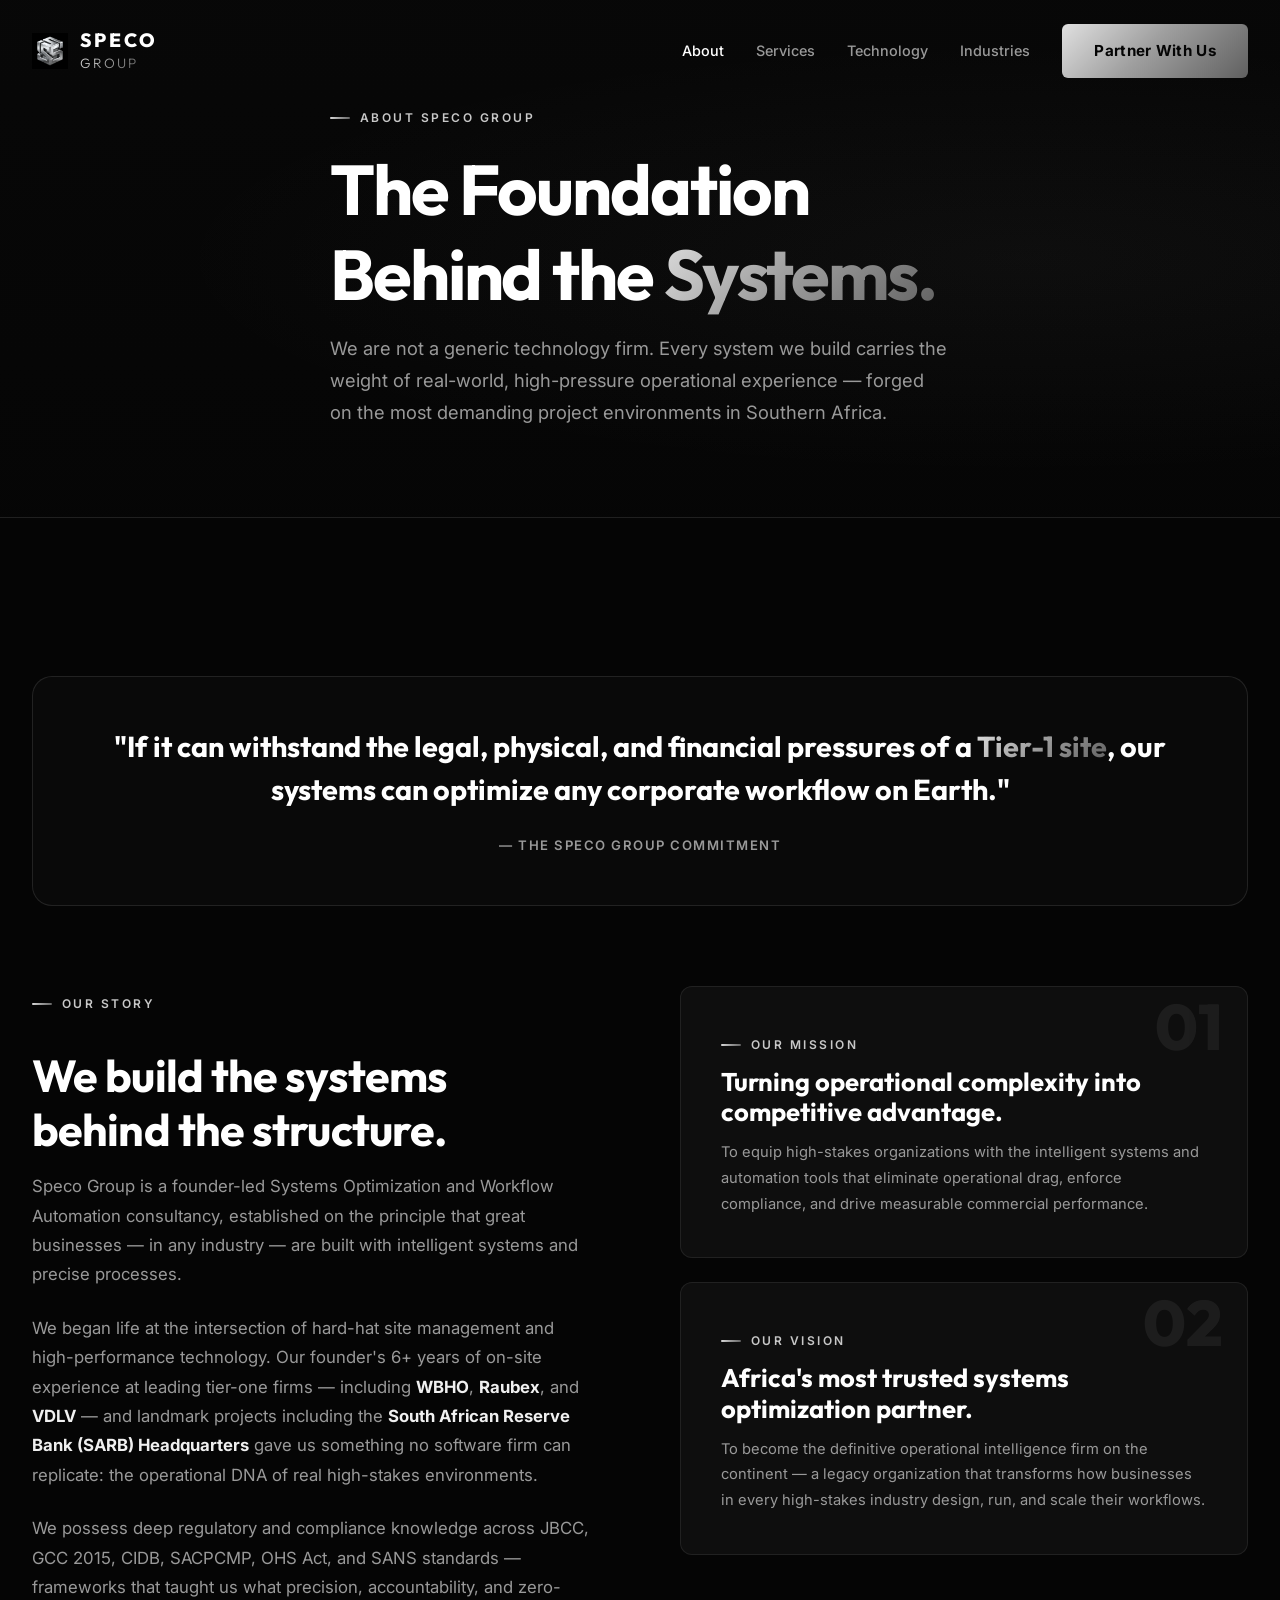
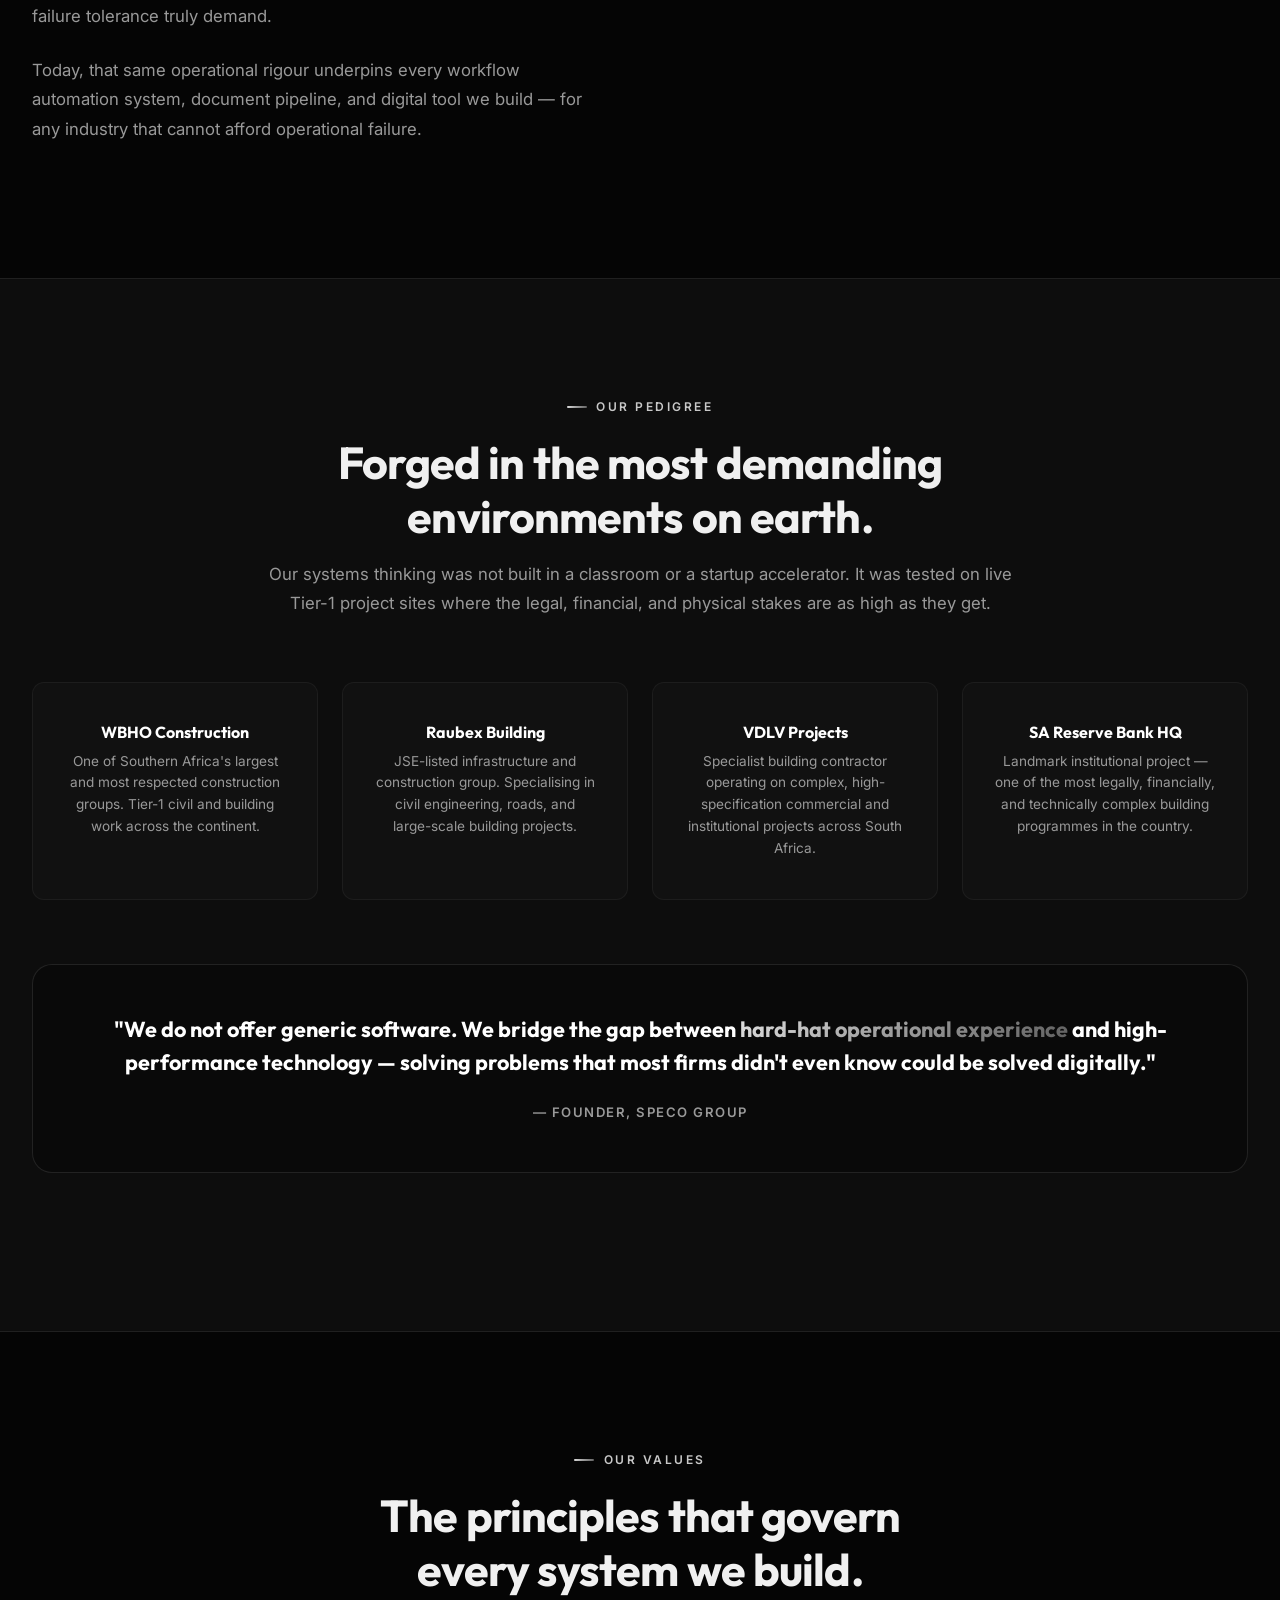
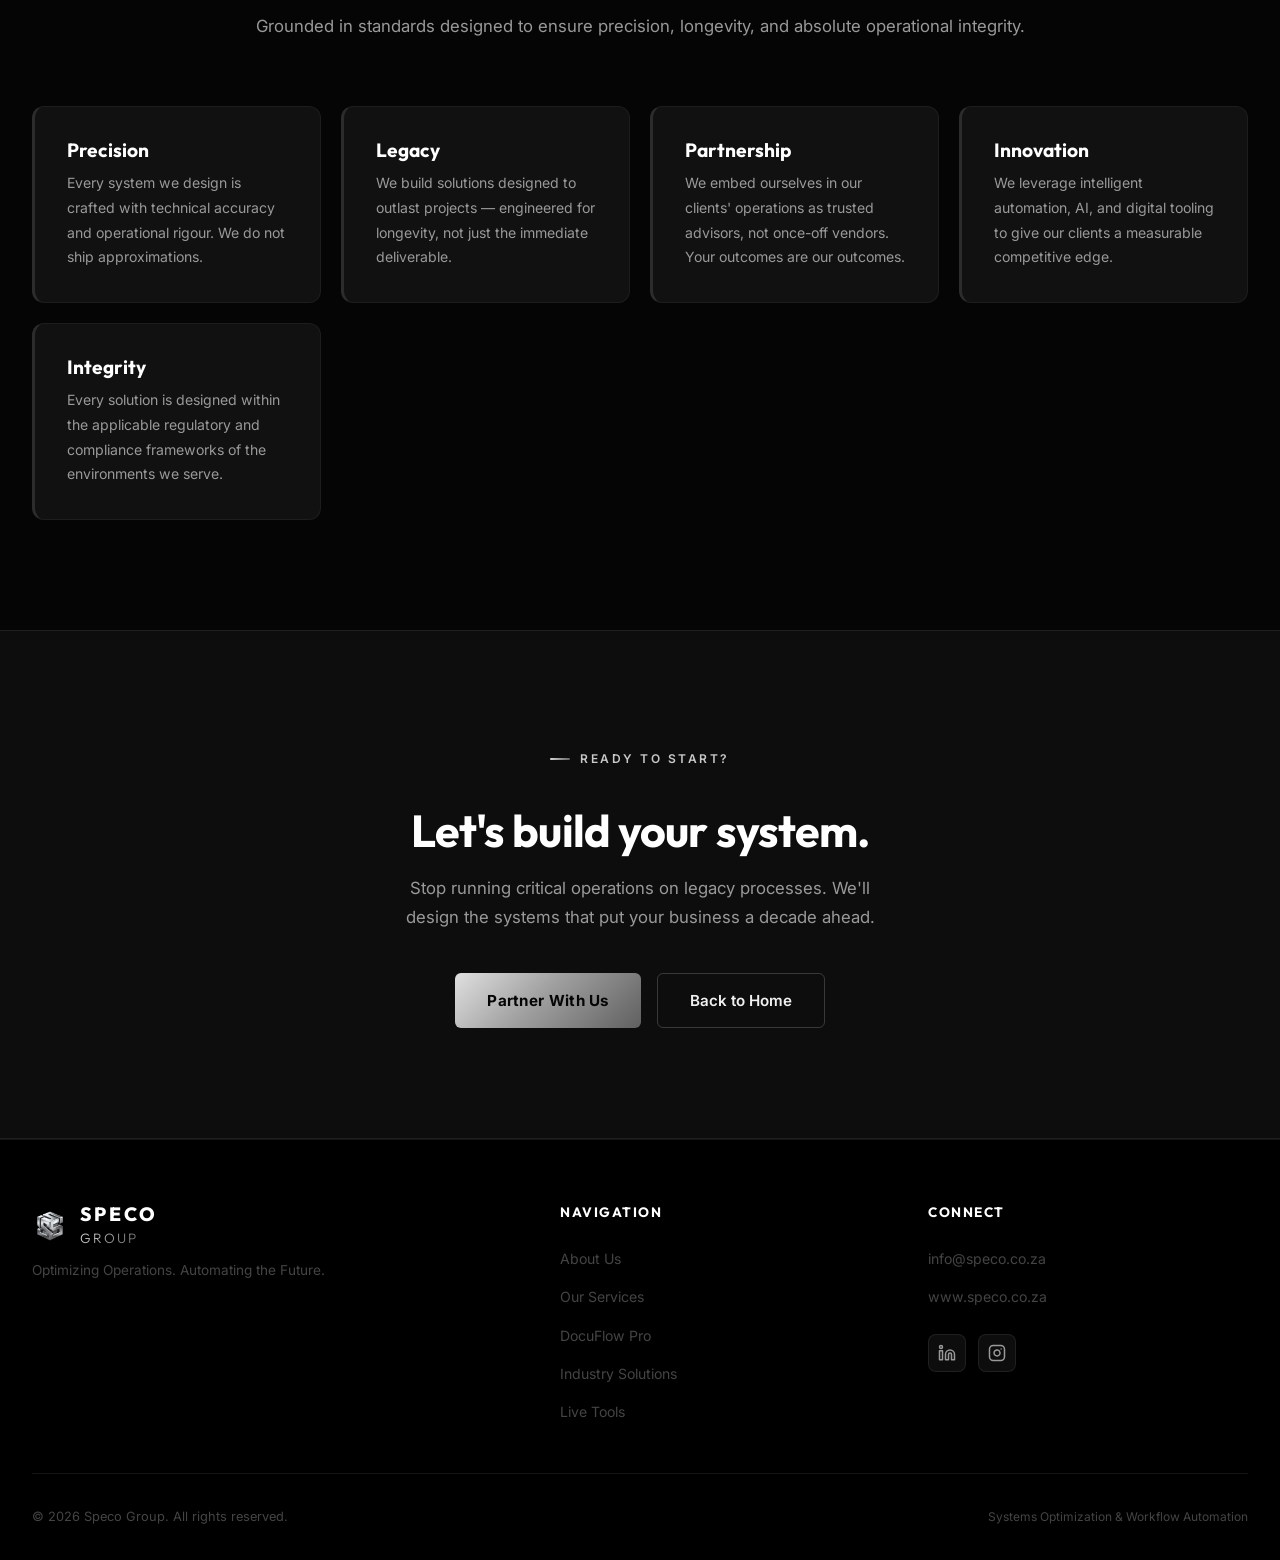
<file: about.html>
<!DOCTYPE html>
<html lang="en">
<head>
  <meta charset="UTF-8">
  <meta name="viewport" content="width=device-width, initial-scale=1.0, viewport-fit=cover">
  <title>About Speco Group | The Foundation Behind the Systems</title>
  <meta name="description" content="Learn about Speco Group — founded on Tier-1 construction pedigree including WBHO, Raubex, VDLV, and the South African Reserve Bank Headquarters. Our legacy is our edge.">

  <!-- Favicons -->
  <link rel="icon" type="image/png" sizes="32x32" href="assets/favicon.png">
  <link rel="apple-touch-icon" sizes="180x180" href="assets/favicon.png">
  <link rel="shortcut icon" href="assets/favicon.png">
  <meta name="theme-color" content="#050505">

  <!-- Google Fonts -->
  <link rel="preconnect" href="https://fonts.googleapis.com">
  <link rel="preconnect" href="https://fonts.gstatic.com" crossorigin>
  <link href="https://fonts.googleapis.com/css2?family=Inter:wght@300;400;500;600;700&family=Outfit:wght@300;400;600;700;800&display=swap" rel="stylesheet">

  <!-- CSS -->
  <link rel="stylesheet" href="css/styles.css">
</head>
<body>

  <!-- ═══════════════════════════════════════ NAVBAR ═══ -->
  <nav class="navbar" id="navbar">
    <div class="container nav-container">
      <a href="index.html" class="logo" aria-label="Speco Group Home">
        <img src="assets/favicon.png" alt="Speco Group mark" class="logo-img">
        <span class="logo-text">SPECO<br><span class="logo-accent">GROUP</span></span>
      </a>

      <div class="nav-links" id="nav-links">
        <a href="about.html" class="nav-link" style="color: var(--white);">About</a>
        <a href="index.html#services" class="nav-link">Services</a>
        <a href="index.html#docuflow" class="nav-link">Technology</a>
        <a href="index.html#sectors" class="nav-link">Industries</a>
        <a href="index.html#contact" class="btn btn-primary">Partner With Us</a>
      </div>

      <button class="mobile-menu-btn" id="mobile-menu-btn" aria-label="Toggle menu" aria-expanded="false">
        <span></span><span></span><span></span>
      </button>
    </div>
  </nav>

  <!-- ═══════════════════════════════════════ ABOUT HERO ═══ -->
  <header class="about-hero" id="about-hero">
    <div class="about-hero-bg" aria-hidden="true"></div>
    <div class="container">
      <span class="section-tag reveal">About Speco Group</span>
      <h1 class="reveal delay-1" style="color: var(--white); max-width: 800px;">
        The Foundation<br>Behind the <span class="text-gradient">Systems.</span>
      </h1>
      <p class="reveal delay-2" style="max-width: 620px; font-size: 1.15rem; color: var(--text-muted);">
        We are not a generic technology firm. Every system we build carries the weight of real-world, high-pressure operational experience — forged on the most demanding project environments in Southern Africa.
      </p>
    </div>
  </header>

  <!-- ═══════════════════════════════════════ THE LEGACY EDGE ═══ -->
  <section class="section-padding" id="legacy">
    <div class="container">

      <div class="legacy-quote reveal">
        <blockquote>
          "If it can withstand the legal, physical, and financial pressures of a <em>Tier-1 site</em>, our systems can optimize any corporate workflow on Earth."
        </blockquote>
        <cite>— The Speco Group Commitment</cite>
      </div>

      <div class="about-story-grid" style="margin-top: 5rem;">
        <div class="reveal">
          <span class="section-tag">Our Story</span>
          <h2 style="color: var(--white); margin-top: 1rem;">We build the systems<br>behind the structure.</h2>
          <p>
            Speco Group is a founder-led Systems Optimization and Workflow Automation consultancy, established on the principle that great businesses — in any industry — are built with intelligent systems and precise processes.
          </p>
          <p>
            We began life at the intersection of hard-hat site management and high-performance technology. Our founder's 6+ years of on-site experience at leading tier-one firms — including <strong style="color: var(--text-main);">WBHO</strong>, <strong style="color: var(--text-main);">Raubex</strong>, and <strong style="color: var(--text-main);">VDLV</strong> — and landmark projects including the <strong style="color: var(--text-main);">South African Reserve Bank (SARB) Headquarters</strong> gave us something no software firm can replicate: the operational DNA of real high-stakes environments.
          </p>
          <p>
            We possess deep regulatory and compliance knowledge across JBCC, GCC 2015, CIDB, SACPCMP, OHS Act, and SANS standards — frameworks that taught us what precision, accountability, and zero-failure tolerance truly demand.
          </p>
          <p>
            Today, that same operational rigour underpins every workflow automation system, document pipeline, and digital tool we build — for any industry that cannot afford operational failure.
          </p>
        </div>

        <div style="display: flex; flex-direction: column; gap: 1.5rem;">
          <div class="info-card glass-panel reveal delay-1">
            <div class="card-number">01</div>
            <span class="section-tag" style="margin-bottom: 0.75rem;">Our Mission</span>
            <h3>Turning operational complexity into competitive advantage.</h3>
            <p style="margin-bottom: 0; font-size: 0.92rem;">
              To equip high-stakes organizations with the intelligent systems and automation tools that eliminate operational drag, enforce compliance, and drive measurable commercial performance.
            </p>
          </div>

          <div class="info-card glass-panel reveal delay-2">
            <div class="card-number">02</div>
            <span class="section-tag" style="margin-bottom: 0.75rem;">Our Vision</span>
            <h3>Africa's most trusted systems optimization partner.</h3>
            <p style="margin-bottom: 0; font-size: 0.92rem;">
              To become the definitive operational intelligence firm on the continent — a legacy organization that transforms how businesses in every high-stakes industry design, run, and scale their workflows.
            </p>
          </div>
        </div>
      </div>

    </div>
  </section>

  <!-- ═══════════════════════════════════════ TIER-1 PEDIGREE ═══ -->
  <section class="section-padding about-alt" id="pedigree">
    <div class="container">
      <div class="section-header centered reveal">
        <span class="section-tag">Our Pedigree</span>
        <h2>Forged in the most demanding<br>environments on earth.</h2>
        <p>Our systems thinking was not built in a classroom or a startup accelerator. It was tested on live Tier-1 project sites where the legal, financial, and physical stakes are as high as they get.</p>
      </div>

      <div style="display: grid; grid-template-columns: repeat(auto-fit, minmax(min(280px, 100%), 1fr)); gap: 1.5rem; margin-top: 3rem;">

        <div class="audience-card reveal" style="text-align: center; padding: 2.5rem 2rem;">
          <h5>WBHO Construction</h5>
          <p>One of Southern Africa's largest and most respected construction groups. Tier-1 civil and building work across the continent.</p>
        </div>

        <div class="audience-card reveal delay-1" style="text-align: center; padding: 2.5rem 2rem;">
          <h5>Raubex Building</h5>
          <p>JSE-listed infrastructure and construction group. Specialising in civil engineering, roads, and large-scale building projects.</p>
        </div>

        <div class="audience-card reveal delay-2" style="text-align: center; padding: 2.5rem 2rem;">
          <h5>VDLV Projects</h5>
          <p>Specialist building contractor operating on complex, high-specification commercial and institutional projects across South Africa.</p>
        </div>

        <div class="audience-card reveal delay-3" style="text-align: center; padding: 2.5rem 2rem;">
          <h5>SA Reserve Bank HQ</h5>
          <p>Landmark institutional project — one of the most legally, financially, and technically complex building programmes in the country.</p>
        </div>

      </div>

      <div class="legacy-quote reveal" style="margin-top: 4rem; background: rgba(0,0,0,0.3);">
        <blockquote style="font-size: clamp(1rem, 2vw, 1.35rem);">
          "We do not offer generic software. We bridge the gap between <em>hard-hat operational experience</em> and high-performance technology — solving problems that most firms didn't even know could be solved digitally."
        </blockquote>
        <cite>— Founder, Speco Group</cite>
      </div>

    </div>
  </section>

  <!-- ═══════════════════════════════════════ VALUES ═══ -->
  <section class="section-padding" id="values">
    <div class="container">
      <div class="section-header centered reveal">
        <span class="section-tag">Our Values</span>
        <h2>The principles that govern<br>every system we build.</h2>
        <p>Grounded in standards designed to ensure precision, longevity, and absolute operational integrity.</p>
      </div>

      <div class="values-grid">
        <div class="value-item reveal">
          <h4>Precision</h4>
          <p>Every system we design is crafted with technical accuracy and operational rigour. We do not ship approximations.</p>
        </div>
        <div class="value-item reveal delay-1">
          <h4>Legacy</h4>
          <p>We build solutions designed to outlast projects — engineered for longevity, not just the immediate deliverable.</p>
        </div>
        <div class="value-item reveal delay-2">
          <h4>Partnership</h4>
          <p>We embed ourselves in our clients' operations as trusted advisors, not once-off vendors. Your outcomes are our outcomes.</p>
        </div>
        <div class="value-item reveal">
          <h4>Innovation</h4>
          <p>We leverage intelligent automation, AI, and digital tooling to give our clients a measurable competitive edge.</p>
        </div>
        <div class="value-item reveal delay-1">
          <h4>Integrity</h4>
          <p>Every solution is designed within the applicable regulatory and compliance frameworks of the environments we serve.</p>
        </div>
      </div>
    </div>
  </section>

  <!-- ═══════════════════════════════════════ CTA ═══ -->
  <section class="section-padding about-alt" id="about-cta">
    <div class="container" style="text-align: center;">
      <span class="section-tag" style="justify-content: center;">Ready to Start?</span>
      <h2 class="reveal" style="color: var(--white); margin-top: 1rem;">Let's build your system.</h2>
      <p class="reveal delay-1" style="max-width: 500px; margin: 0 auto 2.5rem;">Stop running critical operations on legacy processes. We'll design the systems that put your business a decade ahead.</p>
      <div class="reveal delay-2" style="display: flex; gap: 1rem; justify-content: center; flex-wrap: wrap;">
        <a href="index.html#contact" class="btn btn-primary">Partner With Us</a>
        <a href="index.html" class="btn btn-outline">Back to Home</a>
      </div>
    </div>
  </section>

  <!-- ═══════════════════════════════════════ FOOTER ═══ -->
  <footer class="footer">
    <div class="container">
      <div class="footer-grid">
        <div class="footer-brand">
          <a href="index.html" class="logo" aria-label="Speco Group">
            <img src="assets/favicon.png" alt="Speco Group mark" class="logo-img">
            <span class="logo-text">SPECO<br><span class="logo-accent">GROUP</span></span>
          </a>
          <p class="footer-tagline">Optimizing Operations. Automating the Future.</p>
        </div>

        <div class="footer-links">
          <h4>Navigation</h4>
          <ul>
            <li><a href="about.html">About Us</a></li>
            <li><a href="index.html#services">Our Services</a></li>
            <li><a href="index.html#docuflow">DocuFlow Pro</a></li>
            <li><a href="index.html#sectors">Industry Solutions</a></li>
            <li><a href="index.html#portfolio">Live Tools</a></li>
          </ul>
        </div>

        <div class="footer-social">
          <h4>Connect</h4>
          <ul style="list-style:none; padding:0; margin-bottom: 1.5rem; display:flex; flex-direction:column; gap:0.75rem;">
            <li><a href="mailto:info@speco.co.za" style="color:var(--text-dim);text-decoration:none;font-size:0.88rem;" onmouseover="this.style.color='var(--accent)'" onmouseout="this.style.color='var(--text-dim)'">info@speco.co.za</a></li>
            <li><a href="https://www.speco.co.za" target="_blank" rel="noopener noreferrer" style="color:var(--text-dim);text-decoration:none;font-size:0.88rem;" onmouseover="this.style.color='var(--accent)'" onmouseout="this.style.color='var(--text-dim)'">www.speco.co.za</a></li>
          </ul>
          <div class="social-buttons">
            <a href="https://www.linkedin.com/company/specogroup/" target="_blank" rel="noopener noreferrer" class="social-btn" aria-label="LinkedIn">
              <svg xmlns="http://www.w3.org/2000/svg" width="18" height="18" viewBox="0 0 24 24" fill="none" stroke="currentColor" stroke-width="2" stroke-linecap="round" stroke-linejoin="round"><path d="M16 8a6 6 0 0 1 6 6v7h-4v-7a2 2 0 0 0-2-2 2 2 0 0 0-2 2v7h-4v-7a6 6 0 0 1 6-6z"/><rect x="2" y="9" width="4" height="12"/><circle cx="4" cy="4" r="2"/></svg>
            </a>
            <a href="https://www.instagram.com/specogroup" target="_blank" rel="noopener noreferrer" class="social-btn" aria-label="Instagram">
              <svg xmlns="http://www.w3.org/2000/svg" width="18" height="18" viewBox="0 0 24 24" fill="none" stroke="currentColor" stroke-width="2" stroke-linecap="round" stroke-linejoin="round"><rect x="2" y="2" width="20" height="20" rx="5" ry="5"/><path d="M16 11.37A4 4 0 1 1 12.63 8 4 4 0 0 1 16 11.37z"/><line x1="17.5" y1="6.5" x2="17.51" y2="6.5"/></svg>
            </a>
          </div>
        </div>
      </div>

      <div class="footer-bottom">
        <p>&copy; 2026 Speco Group. All rights reserved.</p>
        <p style="font-size:0.75rem; color: var(--text-dim);">Systems Optimization &amp; Workflow Automation</p>
      </div>
    </div>
  </footer>

  <script src="js/main.js"></script>
</body>
</html>
</file>
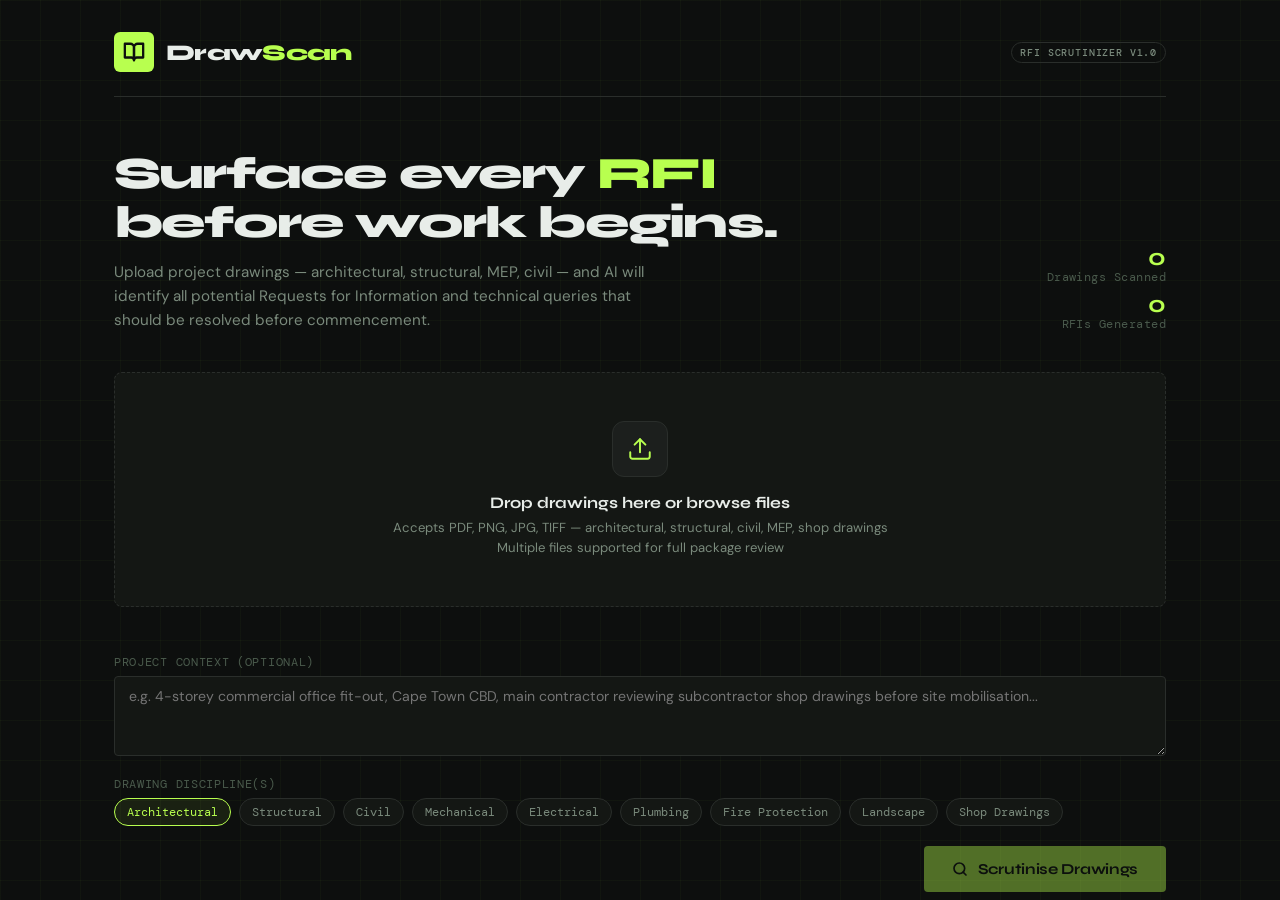
<file: drawing-scrutinizer.html>
<!DOCTYPE html>
<html lang="en">
<head>
<meta charset="UTF-8">
<meta name="viewport" content="width=device-width, initial-scale=1.0">
<title>DrawScan — RFI Scrutinizer</title>
<link href="https://fonts.googleapis.com/css2?family=DM+Mono:ital,wght@0,300;0,400;0,500;1,300&family=Syne:wght@400;600;700;800&family=DM+Sans:ital,opsz,wght@0,9..40,300;0,9..40,400;0,9..40,500;1,9..40,300&display=swap" rel="stylesheet">
<style>
  :root {
    --bg: #0d0f0e;
    --surface: #141714;
    --surface2: #1c1f1d;
    --border: #2a2e2b;
    --accent: #b8ff4f;
    --accent2: #4fffb8;
    --accent3: #ff914f;
    --text: #e8ede9;
    --text-dim: #7a8a7c;
    --text-muted: #4a5a4c;
    --red: #ff5f5f;
    --amber: #ffb84f;
    --green: #4fff8f;
    --radius: 4px;
  }

  * { box-sizing: border-box; margin: 0; padding: 0; }

  body {
    font-family: 'DM Sans', sans-serif;
    background: var(--bg);
    color: var(--text);
    min-height: 100vh;
    overflow-x: hidden;
  }

  /* Grid background */
  body::before {
    content: '';
    position: fixed;
    inset: 0;
    background-image:
      linear-gradient(rgba(184,255,79,0.03) 1px, transparent 1px),
      linear-gradient(90deg, rgba(184,255,79,0.03) 1px, transparent 1px);
    background-size: 40px 40px;
    pointer-events: none;
    z-index: 0;
  }

  .container {
    max-width: 1100px;
    margin: 0 auto;
    padding: 0 24px;
    position: relative;
    z-index: 1;
  }

  /* ── HEADER ── */
  header {
    padding: 32px 0 24px;
    border-bottom: 1px solid var(--border);
    display: flex;
    align-items: center;
    justify-content: space-between;
    gap: 16px;
    flex-wrap: wrap;
  }

  .logo {
    display: flex;
    align-items: center;
    gap: 12px;
  }

  .logo-icon {
    width: 40px;
    height: 40px;
    background: var(--accent);
    border-radius: 6px;
    display: flex;
    align-items: center;
    justify-content: center;
    flex-shrink: 0;
  }

  .logo-icon svg { color: #0d0f0e; }

  .logo-text {
    font-family: 'Syne', sans-serif;
    font-weight: 800;
    font-size: 1.4rem;
    letter-spacing: -0.03em;
    color: var(--text);
  }

  .logo-text span { color: var(--accent); }

  .badge {
    font-family: 'DM Mono', monospace;
    font-size: 0.65rem;
    font-weight: 500;
    color: var(--text-dim);
    border: 1px solid var(--border);
    padding: 3px 8px;
    border-radius: 100px;
    letter-spacing: 0.08em;
    text-transform: uppercase;
  }

  /* ── HERO ── */
  .hero {
    padding: 52px 0 40px;
    display: grid;
    grid-template-columns: 1fr auto;
    gap: 24px;
    align-items: end;
  }

  .hero h1 {
    font-family: 'Syne', sans-serif;
    font-size: clamp(1.8rem, 4vw, 2.8rem);
    font-weight: 800;
    line-height: 1.1;
    letter-spacing: -0.04em;
    color: var(--text);
  }

  .hero h1 em {
    font-style: normal;
    color: var(--accent);
  }

  .hero p {
    margin-top: 12px;
    font-size: 0.95rem;
    color: var(--text-dim);
    line-height: 1.6;
    max-width: 560px;
  }

  .stat-block {
    display: flex;
    flex-direction: column;
    gap: 8px;
    align-items: flex-end;
    flex-shrink: 0;
  }

  .stat {
    font-family: 'DM Mono', monospace;
    font-size: 0.72rem;
    color: var(--text-muted);
    letter-spacing: 0.04em;
    text-align: right;
  }

  .stat strong {
    font-family: 'Syne', sans-serif;
    font-size: 1.5rem;
    font-weight: 700;
    color: var(--accent);
    display: block;
    line-height: 1;
  }

  /* ── UPLOAD ZONE ── */
  .upload-section {
    margin-bottom: 32px;
  }

  .upload-zone {
    border: 1.5px dashed var(--border);
    border-radius: 8px;
    padding: 48px 32px;
    text-align: center;
    cursor: pointer;
    transition: all 0.2s ease;
    background: var(--surface);
    position: relative;
    overflow: hidden;
  }

  .upload-zone::before {
    content: '';
    position: absolute;
    inset: 0;
    background: radial-gradient(ellipse at 50% 0%, rgba(184,255,79,0.05) 0%, transparent 70%);
    opacity: 0;
    transition: opacity 0.3s;
  }

  .upload-zone:hover, .upload-zone.dragging {
    border-color: var(--accent);
    background: var(--surface2);
  }

  .upload-zone:hover::before, .upload-zone.dragging::before {
    opacity: 1;
  }

  .upload-icon {
    width: 56px;
    height: 56px;
    margin: 0 auto 16px;
    background: var(--surface2);
    border: 1px solid var(--border);
    border-radius: 12px;
    display: flex;
    align-items: center;
    justify-content: center;
    transition: all 0.2s;
  }

  .upload-zone:hover .upload-icon {
    border-color: var(--accent);
    background: rgba(184,255,79,0.08);
  }

  .upload-zone h3 {
    font-family: 'Syne', sans-serif;
    font-weight: 700;
    font-size: 1rem;
    margin-bottom: 6px;
  }

  .upload-zone p {
    font-size: 0.82rem;
    color: var(--text-dim);
    line-height: 1.5;
  }

  .upload-zone p .highlight { color: var(--accent); }

  #fileInput { display: none; }

  /* Previews */
  .previews {
    display: grid;
    grid-template-columns: repeat(auto-fill, minmax(140px, 1fr));
    gap: 12px;
    margin-top: 16px;
  }

  .preview-card {
    background: var(--surface);
    border: 1px solid var(--border);
    border-radius: 6px;
    overflow: hidden;
    position: relative;
    animation: fadeUp 0.3s ease forwards;
  }

  @keyframes fadeUp {
    from { opacity: 0; transform: translateY(8px); }
    to { opacity: 1; transform: translateY(0); }
  }

  .preview-card img {
    width: 100%;
    aspect-ratio: 1;
    object-fit: cover;
    display: block;
  }

  .preview-card .file-label {
    padding: 6px 8px;
    font-size: 0.7rem;
    font-family: 'DM Mono', monospace;
    color: var(--text-dim);
    white-space: nowrap;
    overflow: hidden;
    text-overflow: ellipsis;
    border-top: 1px solid var(--border);
  }

  .preview-card .remove-btn {
    position: absolute;
    top: 4px;
    right: 4px;
    width: 20px;
    height: 20px;
    background: rgba(13,15,14,0.85);
    border: 1px solid var(--border);
    border-radius: 50%;
    cursor: pointer;
    display: flex;
    align-items: center;
    justify-content: center;
    font-size: 0.7rem;
    color: var(--text-dim);
    transition: all 0.15s;
  }

  .preview-card .remove-btn:hover {
    background: var(--red);
    color: white;
    border-color: var(--red);
  }

  /* ── CONTEXT & CONTROLS ── */
  .controls-row {
    display: grid;
    grid-template-columns: 1fr auto;
    gap: 12px;
    margin-bottom: 24px;
    align-items: end;
  }

  label.field-label {
    font-family: 'DM Mono', monospace;
    font-size: 0.72rem;
    color: var(--text-muted);
    letter-spacing: 0.06em;
    text-transform: uppercase;
    display: block;
    margin-bottom: 6px;
  }

  textarea, select {
    width: 100%;
    background: var(--surface);
    border: 1px solid var(--border);
    border-radius: var(--radius);
    color: var(--text);
    font-family: 'DM Sans', sans-serif;
    font-size: 0.88rem;
    padding: 10px 14px;
    resize: vertical;
    transition: border-color 0.2s;
    outline: none;
  }

  textarea:focus, select:focus {
    border-color: var(--accent);
  }

  textarea { min-height: 80px; }

  select option { background: var(--surface2); }

  .discipline-grid {
    display: flex;
    flex-wrap: wrap;
    gap: 8px;
    margin-bottom: 20px;
  }

  .disc-chip {
    padding: 5px 12px;
    border: 1px solid var(--border);
    border-radius: 100px;
    font-size: 0.78rem;
    cursor: pointer;
    transition: all 0.15s;
    font-family: 'DM Mono', monospace;
    color: var(--text-dim);
    background: var(--surface);
    user-select: none;
  }

  .disc-chip:hover { border-color: var(--text-dim); color: var(--text); }
  .disc-chip.active {
    border-color: var(--accent);
    color: var(--accent);
    background: rgba(184,255,79,0.08);
  }

  .scan-btn {
    display: flex;
    align-items: center;
    gap: 10px;
    padding: 14px 28px;
    background: var(--accent);
    color: #0d0f0e;
    border: none;
    border-radius: var(--radius);
    font-family: 'Syne', sans-serif;
    font-weight: 700;
    font-size: 0.95rem;
    cursor: pointer;
    transition: all 0.2s;
    white-space: nowrap;
    letter-spacing: -0.02em;
  }

  .scan-btn:hover { background: #cbff70; transform: translateY(-1px); }
  .scan-btn:active { transform: translateY(0); }
  .scan-btn:disabled {
    opacity: 0.4;
    cursor: not-allowed;
    transform: none;
  }

  /* ── LOADING ── */
  .loading-block {
    display: none;
    background: var(--surface);
    border: 1px solid var(--border);
    border-radius: 8px;
    padding: 40px;
    text-align: center;
    margin-bottom: 32px;
  }

  .loading-block.visible { display: block; }

  .scanner-anim {
    width: 80px;
    height: 80px;
    margin: 0 auto 20px;
    position: relative;
  }

  .scanner-anim .ring {
    position: absolute;
    inset: 0;
    border-radius: 50%;
    border: 2px solid transparent;
    border-top-color: var(--accent);
    animation: spin 1s linear infinite;
  }

  .scanner-anim .ring:nth-child(2) {
    inset: 10px;
    border-top-color: var(--accent2);
    animation-duration: 0.7s;
    animation-direction: reverse;
  }

  .scanner-anim .dot {
    position: absolute;
    inset: 22px;
    background: rgba(184,255,79,0.15);
    border-radius: 50%;
    border: 1px solid var(--accent);
    display: flex;
    align-items: center;
    justify-content: center;
    font-size: 1.2rem;
  }

  @keyframes spin { to { transform: rotate(360deg); } }

  .loading-block h3 {
    font-family: 'Syne', sans-serif;
    font-weight: 700;
    margin-bottom: 8px;
    font-size: 1.05rem;
  }

  .loading-block p {
    color: var(--text-dim);
    font-size: 0.85rem;
  }

  .loading-steps {
    display: flex;
    justify-content: center;
    gap: 24px;
    margin-top: 24px;
    flex-wrap: wrap;
  }

  .loading-step {
    display: flex;
    align-items: center;
    gap: 8px;
    font-size: 0.78rem;
    font-family: 'DM Mono', monospace;
    color: var(--text-muted);
  }

  .loading-step.done { color: var(--accent); }
  .loading-step.active { color: var(--text); }

  .step-dot {
    width: 6px;
    height: 6px;
    border-radius: 50%;
    background: currentColor;
    flex-shrink: 0;
  }

  .loading-step.active .step-dot {
    animation: pulse 0.8s ease infinite;
  }

  @keyframes pulse {
    0%, 100% { opacity: 1; transform: scale(1); }
    50% { opacity: 0.3; transform: scale(0.6); }
  }

  /* ── RESULTS ── */
  .results-section { display: none; }
  .results-section.visible { display: block; }

  .results-header {
    display: flex;
    align-items: center;
    justify-content: space-between;
    margin-bottom: 24px;
    gap: 16px;
    flex-wrap: wrap;
  }

  .results-header h2 {
    font-family: 'Syne', sans-serif;
    font-weight: 800;
    font-size: 1.4rem;
    letter-spacing: -0.03em;
  }

  .results-meta {
    display: flex;
    align-items: center;
    gap: 12px;
    flex-wrap: wrap;
  }

  .count-pill {
    font-family: 'DM Mono', monospace;
    font-size: 0.72rem;
    padding: 4px 10px;
    border-radius: 100px;
    font-weight: 500;
  }

  .pill-red { background: rgba(255,95,95,0.15); color: var(--red); border: 1px solid rgba(255,95,95,0.3); }
  .pill-amber { background: rgba(255,184,79,0.15); color: var(--amber); border: 1px solid rgba(255,184,79,0.3); }
  .pill-green { background: rgba(79,255,143,0.15); color: var(--green); border: 1px solid rgba(79,255,143,0.3); }
  .pill-blue { background: rgba(79,255,184,0.15); color: var(--accent2); border: 1px solid rgba(79,255,184,0.3); }

  .export-btn {
    padding: 8px 16px;
    border: 1px solid var(--border);
    background: var(--surface);
    color: var(--text);
    border-radius: var(--radius);
    font-size: 0.82rem;
    cursor: pointer;
    font-family: 'DM Sans', sans-serif;
    transition: all 0.15s;
    display: flex;
    align-items: center;
    gap: 6px;
  }

  .export-btn:hover { border-color: var(--accent); color: var(--accent); }

  /* Summary card */
  .summary-card {
    background: var(--surface);
    border: 1px solid var(--border);
    border-radius: 8px;
    padding: 20px 24px;
    margin-bottom: 24px;
    display: grid;
    grid-template-columns: repeat(auto-fit, minmax(120px, 1fr));
    gap: 16px;
  }

  .summary-stat {
    text-align: center;
  }

  .summary-stat .num {
    font-family: 'Syne', sans-serif;
    font-size: 2rem;
    font-weight: 800;
    line-height: 1;
    margin-bottom: 4px;
  }

  .summary-stat .lbl {
    font-size: 0.72rem;
    font-family: 'DM Mono', monospace;
    color: var(--text-muted);
    text-transform: uppercase;
    letter-spacing: 0.06em;
  }

  /* Filter bar */
  .filter-bar {
    display: flex;
    gap: 8px;
    margin-bottom: 20px;
    flex-wrap: wrap;
  }

  .filter-btn {
    padding: 5px 12px;
    border: 1px solid var(--border);
    background: var(--surface);
    border-radius: 100px;
    font-size: 0.78rem;
    cursor: pointer;
    transition: all 0.15s;
    font-family: 'DM Mono', monospace;
    color: var(--text-dim);
  }

  .filter-btn:hover { color: var(--text); border-color: var(--text-dim); }
  .filter-btn.active {
    background: var(--surface2);
    border-color: var(--text);
    color: var(--text);
  }

  /* RFI Cards */
  .rfi-list {
    display: flex;
    flex-direction: column;
    gap: 12px;
    margin-bottom: 40px;
  }

  .rfi-card {
    background: var(--surface);
    border: 1px solid var(--border);
    border-radius: 8px;
    overflow: hidden;
    transition: border-color 0.2s;
    animation: fadeUp 0.4s ease both;
  }

  .rfi-card:hover { border-color: var(--surface2); }

  .rfi-card[data-priority="critical"] { border-left: 3px solid var(--red); }
  .rfi-card[data-priority="high"] { border-left: 3px solid var(--amber); }
  .rfi-card[data-priority="medium"] { border-left: 3px solid var(--accent2); }
  .rfi-card[data-priority="low"] { border-left: 3px solid var(--text-muted); }

  .rfi-header {
    display: flex;
    align-items: flex-start;
    gap: 12px;
    padding: 14px 16px;
    cursor: pointer;
    user-select: none;
  }

  .rfi-number {
    font-family: 'DM Mono', monospace;
    font-size: 0.68rem;
    color: var(--text-muted);
    flex-shrink: 0;
    padding-top: 2px;
    min-width: 44px;
  }

  .rfi-main { flex: 1; min-width: 0; }

  .rfi-title {
    font-family: 'Syne', sans-serif;
    font-weight: 600;
    font-size: 0.92rem;
    line-height: 1.35;
    margin-bottom: 6px;
  }

  .rfi-tags {
    display: flex;
    flex-wrap: wrap;
    gap: 6px;
  }

  .tag {
    font-size: 0.67rem;
    font-family: 'DM Mono', monospace;
    padding: 2px 7px;
    border-radius: 3px;
    letter-spacing: 0.03em;
  }

  .tag-priority-critical { background: rgba(255,95,95,0.15); color: var(--red); }
  .tag-priority-high { background: rgba(255,184,79,0.15); color: var(--amber); }
  .tag-priority-medium { background: rgba(79,255,184,0.15); color: var(--accent2); }
  .tag-priority-low { background: rgba(122,138,124,0.15); color: var(--text-dim); }
  .tag-category { background: rgba(184,255,79,0.08); color: var(--accent); }
  .tag-discipline { background: var(--surface2); color: var(--text-dim); border: 1px solid var(--border); }

  .rfi-toggle {
    flex-shrink: 0;
    color: var(--text-muted);
    font-size: 0.9rem;
    transition: transform 0.2s;
    padding-top: 2px;
  }

  .rfi-card.expanded .rfi-toggle { transform: rotate(180deg); }

  .rfi-body {
    display: none;
    padding: 0 16px 14px 72px;
    font-size: 0.85rem;
    color: var(--text-dim);
    line-height: 1.65;
  }

  .rfi-card.expanded .rfi-body { display: block; }

  .rfi-body .detail-label {
    font-family: 'DM Mono', monospace;
    font-size: 0.68rem;
    color: var(--text-muted);
    text-transform: uppercase;
    letter-spacing: 0.07em;
    margin-top: 12px;
    margin-bottom: 4px;
  }

  .rfi-body .detail-label:first-child { margin-top: 0; }

  .rfi-body .detail-text { color: var(--text); }

  .rfi-body .action-box {
    margin-top: 12px;
    background: rgba(184,255,79,0.05);
    border: 1px solid rgba(184,255,79,0.15);
    border-radius: 4px;
    padding: 10px 12px;
    font-size: 0.82rem;
    color: var(--text);
  }

  .rfi-body .action-box strong {
    color: var(--accent);
    font-size: 0.7rem;
    font-family: 'DM Mono', monospace;
    text-transform: uppercase;
    letter-spacing: 0.06em;
    display: block;
    margin-bottom: 4px;
  }

  /* Error */
  .error-block {
    display: none;
    background: rgba(255,95,95,0.08);
    border: 1px solid rgba(255,95,95,0.3);
    border-radius: 8px;
    padding: 20px;
    margin-bottom: 24px;
    font-size: 0.88rem;
    color: var(--red);
  }

  .error-block.visible { display: block; }

  /* Responsive */
  @media (max-width: 640px) {
    .hero { grid-template-columns: 1fr; }
    .stat-block { align-items: flex-start; }
    .controls-row { grid-template-columns: 1fr; }
    .rfi-body { padding-left: 16px; }
  }
</style>
</head>
<body>

<div class="container">

  <!-- Header -->
  <header>
    <div class="logo">
      <div class="logo-icon">
        <svg width="22" height="22" viewBox="0 0 24 24" fill="none" stroke="currentColor" stroke-width="2.5" stroke-linecap="round" stroke-linejoin="round">
          <path d="M2 3h6a4 4 0 0 1 4 4v14a3 3 0 0 0-3-3H2z"/>
          <path d="M22 3h-6a4 4 0 0 0-4 4v14a3 3 0 0 1 3-3h7z"/>
        </svg>
      </div>
      <span class="logo-text">Draw<span>Scan</span></span>
    </div>
    <span class="badge">RFI Scrutinizer v1.0</span>
  </header>

  <!-- Hero -->
  <div class="hero">
    <div>
      <h1>Surface every <em>RFI</em><br>before work begins.</h1>
      <p>Upload project drawings — architectural, structural, MEP, civil — and AI will identify all potential Requests for Information and technical queries that should be resolved before commencement.</p>
    </div>
    <div class="stat-block">
      <div class="stat"><strong id="scanCount">0</strong>Drawings Scanned</div>
      <div class="stat"><strong id="rfiCount">0</strong>RFIs Generated</div>
    </div>
  </div>

  <!-- Upload -->
  <div class="upload-section">
    <div class="upload-zone" id="dropZone">
      <div class="upload-icon">
        <svg width="26" height="26" viewBox="0 0 24 24" fill="none" stroke="var(--accent)" stroke-width="1.8" stroke-linecap="round" stroke-linejoin="round">
          <path d="M21 15v4a2 2 0 0 1-2 2H5a2 2 0 0 1-2-2v-4"/>
          <polyline points="17 8 12 3 7 8"/>
          <line x1="12" y1="3" x2="12" y2="15"/>
        </svg>
      </div>
      <h3>Drop drawings here or <span class="highlight">browse files</span></h3>
      <p>Accepts PDF, PNG, JPG, TIFF — architectural, structural, civil, MEP, shop drawings<br>Multiple files supported for full package review</p>
      <input type="file" id="fileInput" accept=".pdf,.png,.jpg,.jpeg,.tiff,.tif,.webp" multiple>
    </div>
    <div class="previews" id="previews"></div>
  </div>

  <!-- Project Context -->
  <div style="margin-bottom:16px;">
    <label class="field-label">Project Context (optional)</label>
    <textarea id="projectContext" placeholder="e.g. 4-storey commercial office fit-out, Cape Town CBD, main contractor reviewing subcontractor shop drawings before site mobilisation..."></textarea>
  </div>

  <!-- Discipline Chips -->
  <div style="margin-bottom:20px;">
    <label class="field-label">Drawing Discipline(s)</label>
    <div class="discipline-grid" id="disciplines">
      <span class="disc-chip active" data-val="Architectural">Architectural</span>
      <span class="disc-chip" data-val="Structural">Structural</span>
      <span class="disc-chip" data-val="Civil">Civil</span>
      <span class="disc-chip" data-val="Mechanical">Mechanical</span>
      <span class="disc-chip" data-val="Electrical">Electrical</span>
      <span class="disc-chip" data-val="Plumbing">Plumbing</span>
      <span class="disc-chip" data-val="Fire Protection">Fire Protection</span>
      <span class="disc-chip" data-val="Landscape">Landscape</span>
      <span class="disc-chip" data-val="Shop Drawings">Shop Drawings</span>
    </div>
  </div>

  <!-- Scan button -->
  <div class="controls-row">
    <div></div>
    <button class="scan-btn" id="scanBtn" disabled>
      <svg width="16" height="16" viewBox="0 0 24 24" fill="none" stroke="currentColor" stroke-width="2.5" stroke-linecap="round" stroke-linejoin="round">
        <circle cx="11" cy="11" r="8"/><path d="m21 21-4.35-4.35"/>
      </svg>
      Scrutinise Drawings
    </button>
  </div>

  <!-- Error -->
  <div class="error-block" id="errorBlock"></div>

  <!-- Loading -->
  <div class="loading-block" id="loadingBlock">
    <div class="scanner-anim">
      <div class="ring"></div>
      <div class="ring"></div>
      <div class="dot">🔍</div>
    </div>
    <h3>Scrutinising drawings…</h3>
    <p>Analysing for RFIs, clashes, missing information and technical queries</p>
    <div class="loading-steps" id="loadingSteps">
      <div class="loading-step active" id="step1"><span class="step-dot"></span>Reading drawings</div>
      <div class="loading-step" id="step2"><span class="step-dot"></span>Identifying gaps</div>
      <div class="loading-step" id="step3"><span class="step-dot"></span>Categorising RFIs</div>
      <div class="loading-step" id="step4"><span class="step-dot"></span>Prioritising</div>
    </div>
  </div>

  <!-- Results -->
  <div class="results-section" id="resultsSection">
    <div class="results-header">
      <h2>RFI Log — <span id="resultsDrawingName">Drawing Package</span></h2>
      <div class="results-meta">
        <span class="count-pill pill-red" id="criticalPill">0 Critical</span>
        <span class="count-pill pill-amber" id="highPill">0 High</span>
        <span class="count-pill pill-green" id="mediumPill">0 Medium</span>
        <span class="count-pill pill-blue" id="lowPill">0 Low</span>
        <button class="export-btn" id="exportBtn">
          <svg width="13" height="13" viewBox="0 0 24 24" fill="none" stroke="currentColor" stroke-width="2.2" stroke-linecap="round" stroke-linejoin="round">
            <path d="M21 15v4a2 2 0 0 1-2 2H5a2 2 0 0 1-2-2v-4"/>
            <polyline points="7 10 12 15 17 10"/>
            <line x1="12" y1="15" x2="12" y2="3"/>
          </svg>
          Export Log
        </button>
      </div>
    </div>

    <!-- Summary -->
    <div class="summary-card" id="summaryCard"></div>

    <!-- Filters -->
    <div class="filter-bar" id="filterBar">
      <button class="filter-btn active" data-filter="all">All</button>
      <button class="filter-btn" data-filter="critical">Critical</button>
      <button class="filter-btn" data-filter="high">High</button>
      <button class="filter-btn" data-filter="medium">Medium</button>
      <button class="filter-btn" data-filter="low">Low</button>
    </div>

    <div class="rfi-list" id="rfiList"></div>
  </div>

</div>

<script>
const dropZone = document.getElementById('dropZone');
const fileInput = document.getElementById('fileInput');
const previews = document.getElementById('previews');
const scanBtn = document.getElementById('scanBtn');
const loadingBlock = document.getElementById('loadingBlock');
const resultsSection = document.getElementById('resultsSection');
const errorBlock = document.getElementById('errorBlock');

let uploadedFiles = [];
let allRFIs = [];

// Discipline chips
document.querySelectorAll('.disc-chip').forEach(chip => {
  chip.addEventListener('click', () => chip.classList.toggle('active'));
});

// Drop zone
dropZone.addEventListener('click', () => fileInput.click());
dropZone.addEventListener('dragover', e => { e.preventDefault(); dropZone.classList.add('dragging'); });
dropZone.addEventListener('dragleave', () => dropZone.classList.remove('dragging'));
dropZone.addEventListener('drop', e => {
  e.preventDefault();
  dropZone.classList.remove('dragging');
  handleFiles([...e.dataTransfer.files]);
});
fileInput.addEventListener('change', () => handleFiles([...fileInput.files]));

function handleFiles(files) {
  files.forEach(f => {
    if (!uploadedFiles.find(u => u.name === f.name && u.size === f.size)) {
      uploadedFiles.push(f);
      addPreview(f);
    }
  });
  scanBtn.disabled = uploadedFiles.length === 0;
}

function addPreview(file) {
  const card = document.createElement('div');
  card.className = 'preview-card';
  card.dataset.name = file.name;

  const isPdf = file.type === 'application/pdf';
  const url = isPdf ? null : URL.createObjectURL(file);

  card.innerHTML = isPdf
    ? `<div style="width:100%;aspect-ratio:1;display:flex;align-items:center;justify-content:center;background:var(--surface2);font-size:2rem;">📄</div>`
    : `<img src="${url}" alt="${file.name}">`;

  card.innerHTML += `<div class="file-label">${file.name}</div>
    <button class="remove-btn" title="Remove">✕</button>`;

  card.querySelector('.remove-btn').addEventListener('click', (e) => {
    e.stopPropagation();
    uploadedFiles = uploadedFiles.filter(f => !(f.name === file.name && f.size === file.size));
    card.remove();
    scanBtn.disabled = uploadedFiles.length === 0;
  });

  previews.appendChild(card);
}

// Loading step animation
function animateSteps() {
  const steps = ['step1','step2','step3','step4'];
  let i = 0;
  return setInterval(() => {
    steps.forEach((id, idx) => {
      const el = document.getElementById(id);
      if (idx < i) { el.classList.remove('active'); el.classList.add('done'); }
      else if (idx === i) { el.classList.add('active'); el.classList.remove('done'); }
      else { el.classList.remove('active','done'); }
    });
    i = (i + 1) % steps.length;
  }, 900);
}

// File → base64
function fileToBase64(file) {
  return new Promise((res, rej) => {
    const r = new FileReader();
    r.onload = () => res(r.result.split(',')[1]);
    r.onerror = () => rej(new Error('Failed to read file'));
    r.readAsDataURL(file);
  });
}

// Main scan
scanBtn.addEventListener('click', async () => {
  errorBlock.classList.remove('visible');
  resultsSection.classList.remove('visible');
  loadingBlock.classList.add('visible');
  scanBtn.disabled = true;

  const stepInterval = animateSteps();

  try {
    const disciplines = [...document.querySelectorAll('.disc-chip.active')].map(c => c.dataset.val).join(', ') || 'General';
    const context = document.getElementById('projectContext').value.trim();

    // Build content blocks for all files
    const contentBlocks = [];

    for (const file of uploadedFiles) {
      const b64 = await fileToBase64(file);
      const isPdf = file.type === 'application/pdf';
      contentBlocks.push({
        type: isPdf ? 'document' : 'image',
        source: {
          type: 'base64',
          media_type: isPdf ? 'application/pdf' : (file.type || 'image/png'),
          data: b64
        }
      });
      contentBlocks.push({
        type: 'text',
        text: `[Filename: ${file.name}]`
      });
    }

    const systemPrompt = `You are an expert construction project manager and drawing scrutiniser with deep experience across architectural, structural, civil, MEP, and specialist disciplines. Your role is to review project drawings and identify every potential Request for Information (RFI) and technical query that must be resolved BEFORE work commences.

You output ONLY valid JSON. No preamble, no markdown, no backticks. Return a JSON object exactly like this:
{
  "summary": "One paragraph executive summary of the drawing package quality and main risk areas",
  "stats": {
    "drawing_quality": "Poor | Fair | Good | Excellent",
    "completeness_score": 75,
    "coordination_risk": "Low | Medium | High | Critical",
    "recommended_action": "Short recommendation string"
  },
  "rfis": [
    {
      "id": "RFI-001",
      "priority": "critical | high | medium | low",
      "category": "Missing Information | Coordination Clash | Specification Gap | Buildability Issue | Regulatory Compliance | Dimensions/Tolerances | Material Specification | Structural Concern | Safety & Access | Drawing Inconsistency | Other",
      "discipline": "Architectural | Structural | Civil | Mechanical | Electrical | Plumbing | Fire Protection | General",
      "title": "Short, specific title of the RFI",
      "description": "Detailed description of the issue observed in the drawings",
      "location": "Where on the drawing or drawing reference if identifiable",
      "impact": "What happens if this is not resolved before work starts",
      "recommended_action": "Specific action or question to send to the design team / client"
    }
  ]
}

Priority guide:
- critical: Will stop work, cause rework, safety issue, or code non-compliance
- high: Significant cost or programme impact if unresolved
- medium: Should be clarified but work can potentially proceed in parallel
- low: Minor clarification or good-to-know item

Be thorough. A professional scrutiny should typically yield 8–20 RFIs for a single drawing and more for a package. If drawings are incomplete or unclear, flag everything.`;

    const userText = `Please scrutinise ${uploadedFiles.length > 1 ? 'these ' + uploadedFiles.length + ' drawings' : 'this drawing'} and generate a comprehensive RFI log.

Drawing discipline(s): ${disciplines}
${context ? `Project context: ${context}` : ''}

Identify ALL potential RFIs, technical queries, coordination clashes, missing information, buildability concerns, specification gaps, and anything else that should be resolved before commencement of work. Be thorough and professional.`;

    const messages = [
      {
        role: 'user',
        content: [
          ...contentBlocks,
          { type: 'text', text: userText }
        ]
      }
    ];

    const hasPdf = uploadedFiles.some(f => f.type === 'application/pdf');
    const headers = { 'Content-Type': 'application/json' };
    if (hasPdf) headers['anthropic-beta'] = 'pdfs-2024-09-25';

    const response = await fetch('https://api.anthropic.com/v1/messages', {
      method: 'POST',
      headers,
      body: JSON.stringify({
        model: 'claude-sonnet-4-5',
        max_tokens: 4000,
        system: systemPrompt,
        messages
      })
    });

    if (!response.ok) {
      let errMsg = `API error ${response.status}`;
      try { const err = await response.json(); errMsg = err.error?.message || errMsg; } catch(e) {}
      throw new Error(errMsg);
    }

    const data = await response.json();
    const raw = data.content.map(b => b.text || '').join('');
    const clean = raw.replace(/```json|```/g, '').trim();
    const parsed = JSON.parse(clean);

    clearInterval(stepInterval);
    loadingBlock.classList.remove('visible');

    renderResults(parsed);

    // Update global counters
    document.getElementById('scanCount').textContent = parseInt(document.getElementById('scanCount').textContent) + uploadedFiles.length;
    document.getElementById('rfiCount').textContent = parseInt(document.getElementById('rfiCount').textContent) + (parsed.rfis?.length || 0);

  } catch (err) {
    clearInterval(stepInterval);
    loadingBlock.classList.remove('visible');
    errorBlock.innerHTML = `<strong>⚠ Scrutiny failed:</strong> ${err.message}<br><small style="opacity:0.7">Check your file format and try again. Large files may time out — try one drawing at a time.</small>`;
    errorBlock.classList.add('visible');
    errorBlock.scrollIntoView({ behavior: 'smooth', block: 'center' });
    scanBtn.disabled = false;
  }
});

function renderResults(data) {
  allRFIs = data.rfis || [];
  const rfis = allRFIs;

  // Counts
  const counts = { critical: 0, high: 0, medium: 0, low: 0 };
  rfis.forEach(r => { if (counts[r.priority] !== undefined) counts[r.priority]++; });

  document.getElementById('criticalPill').textContent = `${counts.critical} Critical`;
  document.getElementById('highPill').textContent = `${counts.high} High`;
  document.getElementById('mediumPill').textContent = `${counts.medium} Medium`;
  document.getElementById('lowPill').textContent = `${counts.low} Low`;

  document.getElementById('resultsDrawingName').textContent =
    uploadedFiles.length === 1 ? uploadedFiles[0].name : `${uploadedFiles.length}-Drawing Package`;

  // Summary card
  const s = data.stats || {};
  const qualityColor = { Poor: 'var(--red)', Fair: 'var(--amber)', Good: 'var(--accent2)', Excellent: 'var(--accent)' };
  const riskColor = { Low: 'var(--accent)', Medium: 'var(--amber)', High: 'var(--amber)', Critical: 'var(--red)' };

  document.getElementById('summaryCard').innerHTML = `
    <div class="summary-stat">
      <div class="num" style="color:var(--accent)">${rfis.length}</div>
      <div class="lbl">Total RFIs</div>
    </div>
    <div class="summary-stat">
      <div class="num" style="color:${qualityColor[s.drawing_quality] || 'var(--text-dim)'}">${s.drawing_quality || 'N/A'}</div>
      <div class="lbl">Drawing Quality</div>
    </div>
    <div class="summary-stat">
      <div class="num" style="color:var(--text);font-size:1.6rem">${s.completeness_score != null ? s.completeness_score + '%' : '—'}</div>
      <div class="lbl">Completeness</div>
    </div>
    <div class="summary-stat">
      <div class="num" style="color:${riskColor[s.coordination_risk] || 'var(--text-dim)'};font-size:1.4rem">${s.coordination_risk || 'N/A'}</div>
      <div class="lbl">Coordination Risk</div>
    </div>
  `;

  if (data.summary) {
    document.getElementById('summaryCard').insertAdjacentHTML('afterend',
      `<div style="background:var(--surface);border:1px solid var(--border);border-radius:8px;padding:16px 20px;margin-bottom:24px;font-size:0.88rem;color:var(--text-dim);line-height:1.65;">
        <div style="font-family:'DM Mono',monospace;font-size:0.68rem;color:var(--text-muted);text-transform:uppercase;letter-spacing:0.07em;margin-bottom:8px;">EXECUTIVE SUMMARY</div>
        <div style="color:var(--text)">${data.summary}</div>
        ${s.recommended_action ? `<div style="margin-top:10px;padding:8px 12px;background:rgba(184,255,79,0.06);border:1px solid rgba(184,255,79,0.15);border-radius:4px;font-size:0.82rem;color:var(--accent)"><strong style="font-family:'DM Mono',monospace;font-size:0.65rem;text-transform:uppercase;letter-spacing:0.06em;display:block;margin-bottom:3px;">Recommended Action</strong>${s.recommended_action}</div>` : ''}
      </div>`
    );
  }

  renderRFIList(rfis);
  resultsSection.classList.add('visible');

  // Filters
  document.querySelectorAll('.filter-btn').forEach(btn => {
    btn.addEventListener('click', () => {
      document.querySelectorAll('.filter-btn').forEach(b => b.classList.remove('active'));
      btn.classList.add('active');
      const f = btn.dataset.filter;
      renderRFIList(f === 'all' ? allRFIs : allRFIs.filter(r => r.priority === f));
    });
  });

  // Export
  document.getElementById('exportBtn').addEventListener('click', () => exportLog(data));
}

function renderRFIList(rfis) {
  const list = document.getElementById('rfiList');
  list.innerHTML = '';
  rfis.forEach((rfi, i) => {
    const card = document.createElement('div');
    card.className = 'rfi-card';
    card.dataset.priority = rfi.priority;
    card.style.animationDelay = (i * 40) + 'ms';

    card.innerHTML = `
      <div class="rfi-header">
        <div class="rfi-number">${rfi.id}</div>
        <div class="rfi-main">
          <div class="rfi-title">${rfi.title}</div>
          <div class="rfi-tags">
            <span class="tag tag-priority-${rfi.priority}">${rfi.priority.toUpperCase()}</span>
            <span class="tag tag-category">${rfi.category}</span>
            <span class="tag tag-discipline">${rfi.discipline}</span>
          </div>
        </div>
        <div class="rfi-toggle">▾</div>
      </div>
      <div class="rfi-body">
        <div class="detail-label">Description</div>
        <div class="detail-text">${rfi.description}</div>
        ${rfi.location ? `<div class="detail-label">Drawing Location</div><div class="detail-text">${rfi.location}</div>` : ''}
        ${rfi.impact ? `<div class="detail-label">Impact if Unresolved</div><div class="detail-text">${rfi.impact}</div>` : ''}
        ${rfi.recommended_action ? `<div class="action-box"><strong>Recommended Action</strong>${rfi.recommended_action}</div>` : ''}
      </div>
    `;

    card.querySelector('.rfi-header').addEventListener('click', () => {
      card.classList.toggle('expanded');
    });

    list.appendChild(card);
  });
}

function exportLog(data) {
  const rfis = allRFIs;
  let txt = `DRAWING SCRUTINY RFI LOG\n`;
  txt += `Generated: ${new Date().toLocaleDateString('en-ZA', { dateStyle: 'long' })}\n`;
  txt += `Files: ${uploadedFiles.map(f => f.name).join(', ')}\n`;
  txt += `Total RFIs: ${rfis.length}\n\n`;

  if (data.summary) txt += `EXECUTIVE SUMMARY\n${data.summary}\n\n`;

  rfis.forEach(r => {
    txt += `${'─'.repeat(60)}\n`;
    txt += `${r.id} | ${r.priority.toUpperCase()} | ${r.category} | ${r.discipline}\n`;
    txt += `${r.title}\n\n`;
    txt += `Description:\n${r.description}\n\n`;
    if (r.location) txt += `Location: ${r.location}\n\n`;
    if (r.impact) txt += `Impact: ${r.impact}\n\n`;
    if (r.recommended_action) txt += `Action Required: ${r.recommended_action}\n\n`;
  });

  const blob = new Blob([txt], { type: 'text/plain' });
  const url = URL.createObjectURL(blob);
  const a = document.createElement('a');
  a.href = url;
  a.download = `RFI-Log-${new Date().toISOString().slice(0,10)}.txt`;
  a.click();
  URL.revokeObjectURL(url);
}
</script>
</body>
</html>
</file>
<file: css/styles.css>
/* ===============================================
   BASE VARIABLES & RESET
=============================================== */
:root {
  /* Core dark palette — Speco Black & Steel */
  --bg-dark:        #050505;
  --bg-darker:      #000000;
  --bg-panel:       #0d0d0d;
  --bg-panel-light: #141414;
  --bg-card:        #111111;

  /* Typography */
  --text-main:  #f0f0f0;
  --text-muted: #999999;
  --text-dim:   #444444;
  --white:      #ffffff;

  /* Metallic Silver Accent */
  --accent:          #C8C8C8;
  --accent-blue:     #a0a0a0;
  --accent-gradient: linear-gradient(135deg, #e0e0e0 0%, #a0a0a0 45%, #606060 100%);
  --accent-glow:     rgba(200, 200, 200, 0.12);
  --accent-glow-lg:  rgba(200, 200, 200, 0.05);

  /* Glass & borders */
  --glass-bg:       rgba(20, 20, 20, 0.65);
  --glass-border:   rgba(255, 255, 255, 0.08);
  --glass-border-h: rgba(255, 255, 255, 0.18);
  --card-border:    rgba(255, 255, 255, 0.05);

  /* Typography */
  --font-primary: 'Inter', sans-serif;
  --font-display: 'Outfit', sans-serif;

  /* Layout */
  --container-width: 1280px;
  --section-padding: 110px 0;
  --radius-sm: 6px;
  --radius-md: 12px;
  --radius-lg: 20px;

  /* Transitions */
  --transition-fast:   0.2s ease;
  --transition-normal: 0.3s cubic-bezier(0.4, 0, 0.2, 1);
  --transition-slow:   0.6s cubic-bezier(0.22, 1, 0.36, 1);
}

* { margin: 0; padding: 0; box-sizing: border-box; }

html { scroll-behavior: smooth; }

body {
  background-color: var(--bg-dark);
  color: var(--text-main);
  font-family: var(--font-primary);
  line-height: 1.65;
  overflow-x: hidden;
  overscroll-behavior-x: none;
  -webkit-font-smoothing: antialiased;
}

/* ===============================================
   TYPOGRAPHY
=============================================== */
h1, h2, h3, h4, h5, h6 {
  font-family: var(--font-display);
  font-weight: 700;
  line-height: 1.2;
  margin-bottom: 1rem;
}
h1 { font-size: clamp(2.8rem, 5.5vw, 5.5rem); letter-spacing: -0.03em; }
h2 { font-size: clamp(2rem, 3.5vw, 3.2rem); letter-spacing: -0.02em; }
h3 { font-size: 1.6rem; }
h4 { font-size: 1.2rem; }
p  { margin-bottom: 1.5rem; color: var(--text-muted); font-size: 1.05rem; line-height: 1.75; }

/* ===============================================
   UTILITIES
=============================================== */
.container {
  max-width: var(--container-width);
  margin: 0 auto;
  padding: 0 2rem;
}

.section-padding { padding: var(--section-padding); }

.text-gradient {
  background: var(--accent-gradient);
  -webkit-background-clip: text;
  -webkit-text-fill-color: transparent;
  background-clip: text;
}

.section-header { margin-bottom: 4rem; max-width: 780px; }
.section-header.centered { margin-left: auto; margin-right: auto; text-align: center; }
.section-header.centered .section-tag { justify-content: center; }

.section-tag {
  display: inline-flex;
  align-items: center;
  gap: 0.6rem;
  text-transform: uppercase;
  font-size: 0.75rem;
  letter-spacing: 2.5px;
  color: var(--accent);
  margin-bottom: 1.2rem;
  font-weight: 600;
}
.section-tag::before {
  content: '';
  display: inline-block;
  width: 20px;
  height: 2px;
  background: var(--accent-gradient);
  border-radius: 2px;
}

/* Buttons */
.btn {
  display: inline-flex;
  align-items: center;
  justify-content: center;
  gap: 0.5rem;
  padding: 0.9rem 2rem;
  border-radius: var(--radius-sm);
  font-weight: 600;
  font-family: var(--font-primary);
  text-decoration: none;
  transition: var(--transition-normal);
  cursor: pointer;
  border: none;
  font-size: 0.95rem;
  white-space: nowrap;
}

.btn-primary {
  background: var(--accent-gradient);
  color: #050505;
  font-weight: 700;
  letter-spacing: 0.02em;
}
.btn-primary:hover {
  transform: translateY(-2px);
  box-shadow: 0 8px 30px rgba(200, 200, 200, 0.20);
  filter: brightness(1.08);
}

.btn-outline {
  background: transparent;
  color: var(--text-main);
  border: 1px solid var(--glass-border-h);
}
.btn-outline:hover {
  background: rgba(255, 255, 255, 0.06);
  border-color: var(--white);
  color: var(--white);
  transform: translateY(-2px);
}

.btn-ghost {
  background: transparent;
  color: var(--accent);
  border: none;
  padding: 0.5rem 0;
  font-size: 0.9rem;
}
.btn-ghost:hover { opacity: 0.75; }

/* Glass Panels */
.glass-panel {
  background: var(--glass-bg);
  backdrop-filter: blur(20px);
  -webkit-backdrop-filter: blur(20px);
  border: 1px solid var(--glass-border);
  border-radius: var(--radius-md);
}

/* ===============================================
   NAVIGATION
=============================================== */
.navbar {
  position: fixed;
  top: 0; left: 0;
  width: 100%;
  padding: 1.5rem 0;
  z-index: 1000;
  transition: var(--transition-normal);
  background: transparent;
}
.navbar.scrolled {
  background: rgba(7, 9, 15, 0.9);
  backdrop-filter: blur(24px);
  border-bottom: 1px solid var(--glass-border);
  padding: 1rem 0;
}

.nav-container {
  display: flex;
  justify-content: space-between;
  align-items: center;
}

.logo {
  text-decoration: none;
  color: var(--white);
  display: flex;
  align-items: center;
  gap: 0.75rem;
}
.logo-text {
  font-family: var(--font-display);
  font-weight: 800;
  font-size: 1.2rem;
  line-height: 1.1;
  letter-spacing: 3px;
}
.logo-accent {
  background: var(--accent-gradient);
  -webkit-background-clip: text;
  -webkit-text-fill-color: transparent;
  background-clip: text;
  font-weight: 300;
  font-size: 0.85rem;
  letter-spacing: 2px;
}

.nav-links {
  display: flex;
  align-items: center;
  gap: 2rem;
}
.nav-link {
  color: var(--text-muted);
  text-decoration: none;
  font-size: 0.9rem;
  font-weight: 500;
  transition: var(--transition-fast);
  position: relative;
}
.nav-link::after {
  content: '';
  position: absolute;
  bottom: -4px; left: 0;
  width: 0%;
  height: 1.5px;
  background: var(--accent-gradient);
  transition: var(--transition-normal);
  border-radius: 2px;
}
.nav-link:hover { color: var(--white); }
.nav-link:hover::after { width: 100%; }

.mobile-menu-btn {
  display: none;
  background: none;
  border: none;
  cursor: pointer;
  gap: 5px;
  flex-direction: column;
}
.mobile-menu-btn span {
  display: block;
  width: 22px;
  height: 2px;
  background: var(--white);
  transition: var(--transition-fast);
  border-radius: 2px;
}

@media (max-width: 900px) {
  .nav-links {
    position: fixed;
    top: 0; left: 0;
    width: 100%; height: 100vh;
    background: var(--bg-darker);
    flex-direction: column;
    justify-content: center;
    gap: 2.5rem;
    clip-path: circle(0% at 95% 5%);
    transition: clip-path 0.55s cubic-bezier(0.4, 0, 0.2, 1);
    z-index: 999;
  }
  .nav-links.active { clip-path: circle(150% at 95% 5%); }
  .nav-link { font-size: 1.4rem; }
  .mobile-menu-btn { display: flex; z-index: 1001; }
  .mobile-menu-btn.active span:nth-child(1) { transform: translateY(7px) rotate(45deg); }
  .mobile-menu-btn.active span:nth-child(2) { opacity: 0; }
  .mobile-menu-btn.active span:nth-child(3) { transform: translateY(-7px) rotate(-45deg); }
}

/* ===============================================
   SCROLL REVEAL ANIMATIONS
=============================================== */
.reveal {
  opacity: 0;
  transform: translateY(36px);
  transition: opacity 0.85s cubic-bezier(0.22, 1, 0.36, 1),
              transform 0.85s cubic-bezier(0.22, 1, 0.36, 1);
}
.reveal.active { opacity: 1; transform: translateY(0); }
.delay-1 { transition-delay: 0.12s; }
.delay-2 { transition-delay: 0.24s; }
.delay-3 { transition-delay: 0.36s; }
.delay-4 { transition-delay: 0.48s; }

/* ===============================================
   HERO SECTION
=============================================== */
.hero {
  position: relative;
  min-height: 100vh;
  display: flex;
  align-items: center;
  padding-top: 90px;
  overflow: hidden;
}

#hero-canvas {
  position: absolute;
  inset: 0;
  width: 100%;
  height: 100%;
  z-index: 0;
}

.hero-container {
  position: relative;
  z-index: 1;
  max-width: 900px;
}

.hero-eyebrow {
  display: inline-flex;
  align-items: center;
  gap: 0.6rem;
  background: rgba(200, 200, 200, 0.07);
  border: 1px solid rgba(200, 200, 200, 0.2);
  border-radius: 100px;
  padding: 0.4rem 1rem;
  font-size: 0.78rem;
  font-weight: 600;
  letter-spacing: 1.5px;
  text-transform: uppercase;
  color: var(--text-main);
  margin-bottom: 2rem;
}
.hero-eyebrow-dot {
  width: 6px; height: 6px;
  border-radius: 50%;
  background: var(--accent);
  animation: pulse-dot 2s ease infinite;
}

@keyframes pulse-dot {
  0%, 100% { opacity: 1; transform: scale(1); }
  50% { opacity: 0.5; transform: scale(0.7); }
}

.hero h1 {
  margin-bottom: 1.5rem;
  color: var(--white);
  font-weight: 800;
}
.hero h1 .line-accent { display: block; }

.hero-subtitle {
  font-size: 1.2rem;
  max-width: 620px;
  margin-bottom: 2.5rem;
  color: var(--text-muted);
}

.hero-actions {
  display: flex;
  gap: 1rem;
  flex-wrap: wrap;
}

.hero-stats {
  display: flex;
  gap: 3rem;
  margin-top: 4rem;
  padding-top: 3rem;
  border-top: 1px solid var(--glass-border);
  flex-wrap: wrap;
}
.stat-item { display: flex; flex-direction: column; }
.stat-value {
  font-family: var(--font-display);
  font-size: 2.2rem;
  font-weight: 800;
  line-height: 1;
  background: var(--accent-gradient);
  -webkit-background-clip: text;
  -webkit-text-fill-color: transparent;
  background-clip: text;
}
.stat-label {
  font-size: 0.8rem;
  color: var(--text-dim);
  margin-top: 0.4rem;
  text-transform: uppercase;
  letter-spacing: 1.5px;
}

/* ===============================================
   SERVICES SECTION
=============================================== */
.services-grid {
  display: grid;
  grid-template-columns: repeat(auto-fill, minmax(min(300px, 100%), 1fr));
  gap: 1.5rem;
  margin-top: 3rem;
}

.service-card {
  padding: 2.5rem 2rem;
  background: var(--bg-card);
  border: 1px solid var(--card-border);
  border-radius: var(--radius-md);
  position: relative;
  transition: var(--transition-normal);
  overflow: hidden;
}
.service-card::before {
  content: '';
  position: absolute;
  top: 0; left: 0;
  width: 100%; height: 2px;
  background: var(--accent-gradient);
  transform: scaleX(0);
  transform-origin: left;
  transition: var(--transition-slow);
}
.service-card:hover { border-color: rgba(255,255,255,0.15); transform: translateY(-5px); box-shadow: 0 20px 50px rgba(0,0,0,0.5); }
.service-card:hover::before { transform: scaleX(1); }

.service-number {
  font-family: var(--font-display);
  font-weight: 800;
  font-size: 3rem;
  background: var(--accent-gradient);
  -webkit-background-clip: text;
  -webkit-text-fill-color: transparent;
  background-clip: text;
  opacity: 0.18;
  position: absolute;
  top: 1.5rem; right: 1.5rem;
  line-height: 1;
  user-select: none;
}
.service-icon {
  width: 44px; height: 44px;
  border-radius: 10px;
  background: rgba(200, 200, 200, 0.07);
  border: 1px solid rgba(200, 200, 200, 0.15);
  display: flex; align-items: center; justify-content: center;
  margin-bottom: 1.5rem;
  color: var(--accent);
}
.service-card h4 { color: var(--white); margin-bottom: 0.75rem; font-size: 1.1rem; }
.service-card p  { font-size: 0.9rem; margin-bottom: 0; }

/* ===============================================
   DOCUFLOW PRO SHOWCASE
=============================================== */
.docuflow-section {
  position: relative;
  overflow: hidden;
  background: var(--bg-panel);
  border-top: 1px solid var(--glass-border);
  border-bottom: 1px solid var(--glass-border);
}

.docuflow-glow {
  position: absolute;
  top: 50%; right: 10%;
  transform: translateY(-50%);
  width: 600px; height: 600px;
  background: radial-gradient(circle, rgba(200, 200, 200, 0.04) 0%, transparent 70%);
  pointer-events: none;
  z-index: 0;
}

.docuflow-grid {
  display: grid;
  grid-template-columns: 1fr 1fr;
  gap: 5rem;
  align-items: center;
  position: relative;
  z-index: 1;
}

.docuflow-badge {
  display: inline-flex;
  align-items: center;
  gap: 0.5rem;
  background: rgba(200, 200, 200, 0.06);
  border: 1px solid rgba(200, 200, 200, 0.2);
  border-radius: 4px;
  padding: 0.35rem 0.9rem;
  font-size: 0.7rem;
  font-weight: 700;
  letter-spacing: 2.5px;
  text-transform: uppercase;
  color: var(--accent);
  margin-bottom: 1.5rem;
}

.docuflow-features {
  list-style: none;
  padding: 0;
  margin: 2rem 0 2.5rem;
  display: flex;
  flex-direction: column;
  gap: 1rem;
}
.docuflow-features li {
  display: flex;
  align-items: flex-start;
  gap: 0.8rem;
  font-size: 0.95rem;
  color: var(--text-muted);
  line-height: 1.5;
}
.feature-check {
  flex-shrink: 0;
  width: 20px; height: 20px;
  border-radius: 50%;
  background: rgba(200, 200, 200, 0.10);
  border: 1px solid rgba(200, 200, 200, 0.25);
  display: flex; align-items: center; justify-content: center;
  color: var(--accent);
  font-size: 0.65rem;
  margin-top: 1px;
}
.docuflow-actions {
  display: flex;
  gap: 1rem;
  flex-wrap: wrap;
}

/* ---- Device Mockup Stage ---- */
.device-stage {
  position: relative;
  display: flex;
  justify-content: center;
  align-items: center;
  min-height: 480px;
  perspective: 1200px;
}

/* Laptop Mockup */
.laptop-wrap {
  position: relative;
  transform: rotateY(-8deg) rotateX(4deg);
  transform-style: preserve-3d;
  filter: drop-shadow(0 40px 80px rgba(0,0,0,0.8));
  z-index: 2;
}
.laptop-body {
  width: 380px;
  background: #1A1D26;
  border-radius: 14px 14px 0 0;
  padding: 10px 10px 6px;
  border: 1px solid rgba(255,255,255,0.1);
}
.laptop-screen-bezel {
  background: #0A0C12;
  border-radius: 8px;
  overflow: hidden;
  border: 1px solid rgba(0,229,195,0.1);
}
.laptop-cam-bar {
  height: 22px;
  display: flex;
  align-items: center;
  justify-content: center;
  background: #0A0C12;
}
.laptop-cam {
  width: 5px; height: 5px;
  border-radius: 50%;
  background: #2A2D38;
}
.laptop-display {
  width: 100%;
  aspect-ratio: 16/10;
  background: #060810;
  overflow: hidden;
  position: relative;
}
.laptop-base {
  height: 14px;
  background: linear-gradient(180deg, #202330 0%, #181B24 100%);
  border-radius: 0 0 6px 6px;
  border: 1px solid rgba(255,255,255,0.06);
  border-top: none;
  position: relative;
}
.laptop-base::after {
  content: '';
  position: absolute;
  bottom: 0; left: 50%;
  transform: translateX(-50%);
  width: 60px; height: 4px;
  background: rgba(255,255,255,0.04);
  border-radius: 4px 4px 0 0;
}

/* Phone Mockup */
.phone-wrap {
  position: absolute;
  right: -40px;
  bottom: 0px;
  transform: rotateY(8deg) rotateX(4deg) rotate(-3deg);
  transform-style: preserve-3d;
  filter: drop-shadow(0 20px 40px rgba(0,0,0,0.7));
  z-index: 3;
}
.phone-body {
  width: 110px;
  background: #1A1D26;
  border-radius: 20px;
  padding: 8px 6px;
  border: 1px solid rgba(255,255,255,0.1);
}
.phone-screen-bezel {
  background: #0A0C12;
  border-radius: 15px;
  overflow: hidden;
}
.phone-notch-bar {
  height: 18px;
  display: flex;
  align-items: center;
  justify-content: center;
  background: #060810;
}
.phone-notch {
  width: 30px; height: 8px;
  background: #1A1D26;
  border-radius: 0 0 8px 8px;
}
.phone-display {
  width: 100%;
  aspect-ratio: 9/16;
  background: #060810;
  overflow: hidden;
  position: relative;
}

/* ---- DocuFlow Dashboard (drawn in canvas) ---- */
.dfp-canvas {
  width: 100%;
  height: 100%;
  display: block;
}

/* ===============================================
   SECTOR SELECTOR
=============================================== */
.sector-section {
  position: relative;
  overflow: hidden;
}

.sector-tabs {
  display: flex;
  gap: 0.5rem;
  margin-bottom: 2.5rem;
  border-bottom: 1px solid var(--glass-border);
  padding-bottom: 0;
  flex-wrap: wrap;
}

.sector-tab {
  background: none;
  border: none;
  cursor: pointer;
  padding: 0.85rem 1.5rem;
  font-family: var(--font-primary);
  font-size: 0.9rem;
  font-weight: 600;
  color: var(--text-muted);
  transition: var(--transition-fast);
  position: relative;
  border-bottom: 2px solid transparent;
  margin-bottom: -1px;
  letter-spacing: 0.02em;
  white-space: nowrap;
}
.sector-tab:hover { color: var(--text-main); }
.sector-tab.active {
  color: var(--white);
  border-bottom-color: var(--white);
}

.sector-content {
  display: none;
  animation: sector-fade 0.35s cubic-bezier(0.4, 0, 0.2, 1);
}
.sector-content.active { display: grid; grid-template-columns: 1fr 1fr; gap: 1.5rem; }

@keyframes sector-fade {
  from { opacity: 0; transform: translateY(12px); }
  to   { opacity: 1; transform: translateY(0); }
}

.sector-panel {
  padding: 2rem 2rem;
  border-radius: var(--radius-md);
  position: relative;
}
.sector-panel.pain {
  background: rgba(220, 50, 60, 0.04);
  border: 1px solid rgba(220, 50, 60, 0.12);
}
.sector-panel.solution {
  background: rgba(200, 200, 200, 0.03);
  border: 1px solid rgba(200, 200, 200, 0.10);
}
.sector-panel-label {
  font-size: 0.72rem;
  font-weight: 700;
  letter-spacing: 2px;
  text-transform: uppercase;
  margin-bottom: 1.25rem;
  display: flex;
  align-items: center;
  gap: 0.5rem;
}
.sector-panel.pain .sector-panel-label   { color: #E05568; }
.sector-panel.solution .sector-panel-label { color: #d0d0d0; }

.sector-panel ul {
  list-style: none;
  padding: 0;
  display: flex;
  flex-direction: column;
  gap: 0.9rem;
}
.sector-panel li {
  display: flex;
  align-items: flex-start;
  gap: 0.75rem;
  font-size: 0.92rem;
  color: var(--text-muted);
  line-height: 1.5;
}
.sector-panel li::before {
  content: '';
  flex-shrink: 0;
  width: 6px; height: 6px;
  border-radius: 50%;
  margin-top: 7px;
}
.sector-panel.pain li::before     { background: #E05568; }
.sector-panel.solution li::before { background: #d0d0d0; }

@media (max-width: 700px) {
  .sector-content.active { grid-template-columns: 1fr; }
  .sector-tabs { gap: 0.25rem; }
  .sector-tab { padding: 0.7rem 0.9rem; font-size: 0.8rem; }
}

/* ===============================================
   LOGO RIBBON (ANIMATED TICKER)
=============================================== */
@keyframes ribbonScroll {
  0%   { transform: translateX(0); }
  100% { transform: translateX(-50%); }
}

.logo-ribbon-wrapper { margin: 3rem 0 1rem; text-align: center; }

.logo-ribbon-label {
  font-size: 0.7rem;
  font-weight: 700;
  letter-spacing: 3px;
  text-transform: uppercase;
  color: var(--text-dim);
  margin-bottom: 1.5rem;
}

.logo-ribbon {
  position: relative;
  width: 100%;
  overflow: hidden;
  background: var(--glass-bg);
  border: 1px solid var(--glass-border);
  border-radius: var(--radius-md);
  padding: 1.25rem 0;
  -webkit-mask-image: linear-gradient(to right, transparent 0%, black 10%, black 90%, transparent 100%);
  mask-image: linear-gradient(to right, transparent 0%, black 10%, black 90%, transparent 100%);
}
.logo-ribbon-track {
  display: flex;
  align-items: center;
  gap: 3rem;
  width: max-content;
  animation: ribbonScroll 22s linear infinite;
  will-change: transform;
}
@media (hover: hover) {
  .logo-ribbon:hover .logo-ribbon-track { animation-play-state: paused; }
}
.ribbon-logo-item {
  flex-shrink: 0;
  display: flex;
  align-items: center;
  justify-content: center;
  padding: 0.5rem 1rem;
  border-radius: 8px;
  background: rgba(255,255,255,0.04);
  border: 1px solid var(--glass-border);
  transition: var(--transition-fast);
}
.ribbon-logo-item:hover { background: rgba(255,255,255,0.08); border-color: rgba(255,255,255,0.15); }
.ribbon-logo-img { height: 44px; width: auto; max-width: 120px; filter: none; opacity: 0.9; transition: var(--transition-normal); object-fit: contain; }
.ribbon-logo-item:hover .ribbon-logo-img { filter: brightness(1.12); opacity: 1; }
.ribbon-separator { color: var(--text-dim); font-size: 0.6rem; flex-shrink: 0; }

.disclaimer-note {
  margin-top: 1.5rem;
  padding: 1rem 1.25rem;
  border-left: 2px solid rgba(200, 200, 200, 0.3);
  background: rgba(255, 255, 255, 0.02);
  border-radius: 0 var(--radius-sm) var(--radius-sm) 0;
  font-style: italic;
  font-size: 0.8rem;
  color: var(--text-dim);
  line-height: 1.65;
  max-width: 900px;
  margin-left: auto;
  margin-right: auto;
}

/* ===============================================
   TESTIMONIALS
=============================================== */
.testimonials-grid {
  display: grid;
  grid-template-columns: repeat(auto-fit, minmax(min(280px, 100%), 1fr));
  gap: 1.5rem;
  margin-top: 3rem;
}
.testimonial-card {
  padding: 2.5rem;
  border-top: 2px solid rgba(255,255,255,0.1);
  position: relative;
}
.testimonial-card::before {
  content: '"';
  font-family: var(--font-display);
  font-size: 5rem;
  line-height: 0.5;
  color: var(--text-dim);
  opacity: 0.25;
  position: absolute;
  top: 1.5rem; left: 1.5rem;
}
.quote {
  font-size: 0.95rem;
  line-height: 1.75;
  color: var(--text-muted);
  margin-bottom: 1.5rem;
  font-style: italic;
}
.author {
  font-size: 0.82rem;
  color: var(--accent);
  font-weight: 600;
  letter-spacing: 0.05em;
}

/* ===============================================
   PORTFOLIO / LIVE TOOLS
=============================================== */
.portfolio-grid {
  display: grid;
  grid-template-columns: repeat(auto-fit, minmax(min(280px, 100%), 1fr));
  gap: 1.5rem;
  max-width: 1100px;
  margin: 3rem auto 0;
}
.portfolio-card {
  padding: 2.5rem 2rem;
  border-top: 2px solid var(--glass-border);
  transition: var(--transition-normal);
  text-align: center;
}
.portfolio-card:hover { border-top-color: var(--white); transform: translateY(-5px); box-shadow: 0 20px 50px rgba(0,0,0,0.5); }
.portfolio-card h3 { color: var(--white); margin-bottom: 0.4rem; }
.portfolio-card .subtitle { background: var(--accent-gradient); -webkit-background-clip: text; -webkit-text-fill-color: transparent; background-clip: text; font-weight: 600; font-size: 0.85rem; margin-bottom: 1.25rem; }
.portfolio-card p:not(.subtitle) { margin: 0 auto 2rem; font-size: 0.9rem; max-width: 300px; }

/* ===============================================
   CONTACT SECTION
=============================================== */
.contact-grid {
  display: grid;
  grid-template-columns: 1fr 1.2fr;
  gap: 5rem;
  align-items: start;
}
.contact-info h2 { color: var(--white); }
.contact-actions { display: flex; flex-direction: column; gap: 0.75rem; margin-top: 2.5rem; }
.contact-link {
  display: flex;
  align-items: center;
  gap: 0.75rem;
  color: var(--text-muted);
  text-decoration: none;
  font-size: 0.95rem;
  transition: var(--transition-fast);
  padding: 0.75rem 0;
  border-bottom: 1px solid var(--glass-border);
}
.contact-link:hover { color: var(--white); border-bottom-color: rgba(255,255,255,0.15); }
.contact-link svg { color: var(--accent); flex-shrink: 0; }

.contact-form-container { padding: 3rem; }
.form-group { margin-bottom: 1.5rem; }
.form-group label {
  display: block;
  font-size: 0.8rem;
  font-weight: 600;
  color: var(--text-muted);
  margin-bottom: 0.5rem;
  letter-spacing: 0.05em;
  text-transform: uppercase;
}
.form-group input,
.form-group select,
.form-group textarea {
  width: 100%;
  background: rgba(255,255,255,0.04);
  border: 1px solid var(--card-border);
  border-radius: var(--radius-sm);
  padding: 0.85rem 1rem;
  color: var(--text-main);
  font-family: var(--font-primary);
  font-size: 0.95rem;
  outline: none;
  transition: var(--transition-fast);
}
.form-group input::placeholder,
.form-group textarea::placeholder { color: var(--text-dim); }
.form-group input:focus,
.form-group select:focus,
.form-group textarea:focus {
  border-color: rgba(200,200,200,0.35);
  background: rgba(255,255,255,0.03);
  box-shadow: 0 0 0 3px rgba(200,200,200,0.05);
}
.form-group select option { background: var(--bg-panel); }
.form-group textarea { resize: vertical; min-height: 120px; }
.w-100 { width: 100%; }

@media (max-width: 900px) {
  .contact-grid { grid-template-columns: 1fr; gap: 3rem; }
}

/* ===============================================
   WHO WE SERVE (SECTOR TABLE)
=============================================== */
.audiences-section { background: var(--bg-panel); border-top: 1px solid var(--glass-border); }
.audience-cards {
  display: grid;
  grid-template-columns: repeat(auto-fill, minmax(min(260px, 100%), 1fr));
  gap: 1.25rem;
  margin-top: 3rem;
}
.audience-card {
  padding: 1.75rem;
  background: var(--bg-card);
  border: 1px solid var(--card-border);
  border-radius: var(--radius-md);
  transition: var(--transition-normal);
}
.audience-card:hover { border-color: rgba(255,255,255,0.14); transform: translateY(-3px); }
.audience-card h5 { color: var(--white); margin-bottom: 0.5rem; font-size: 1rem; }
.audience-card p { font-size: 0.85rem; margin-bottom: 0; line-height: 1.6; }
.audience-icon {
  width: 36px; height: 36px;
  border-radius: 8px;
  background: rgba(200, 200, 200, 0.06);
  display: flex; align-items: center; justify-content: center;
  color: var(--accent);
  margin-bottom: 1rem;
  font-size: 1.1rem;
}

/* ===============================================
   VALUES / ABOUT SECTION (used in about.html)
=============================================== */
.values-grid {
  display: grid;
  grid-template-columns: repeat(auto-fill, minmax(min(240px, 100%), 1fr));
  gap: 1.25rem;
  margin-top: 3rem;
}
.value-item {
  padding: 2rem;
  background: var(--bg-card);
  border: 1px solid var(--card-border);
  border-radius: var(--radius-md);
  border-left: 3px solid rgba(200, 200, 200, 0.15);
  transition: var(--transition-normal);
}
.value-item:hover { border-left-color: var(--white); transform: translateY(-4px); box-shadow: 0 12px 40px rgba(0,0,0,0.5); }
.value-item h4 { color: var(--white); margin-bottom: 0.6rem; }
.value-item p  { font-size: 0.88rem; margin-bottom: 0; }

/* About grid (about.html) */
.about-hero {
  min-height: 55vh;
  display: flex;
  align-items: flex-end;
  padding-top: 100px;
  padding-bottom: 4rem;
  position: relative;
  overflow: hidden;
  background: var(--bg-panel);
  border-bottom: 1px solid var(--glass-border);
}
.about-hero-bg {
  position: absolute;
  inset: 0;
  background:
    radial-gradient(ellipse at 80% 50%, rgba(200,200,200,0.04) 0%, transparent 60%),
    linear-gradient(rgba(5,5,5,0.7), rgba(5,5,5,0.95));
  z-index: 0;
}
.about-hero > .container { position: relative; z-index: 1; }

.legacy-quote {
  position: relative;
  margin: 3rem 0;
  padding: 3rem;
  background: rgba(255, 255, 255, 0.02);
  border: 1px solid rgba(255, 255, 255, 0.10);
  border-radius: var(--radius-lg);
  text-align: center;
}
.legacy-quote blockquote {
  font-family: var(--font-display);
  font-size: clamp(1.3rem, 2.5vw, 1.8rem);
  font-weight: 700;
  line-height: 1.5;
  color: var(--white);
  margin: 0;
}
.legacy-quote blockquote em { font-style: normal; background: var(--accent-gradient); -webkit-background-clip: text; -webkit-text-fill-color: transparent; background-clip: text; }
.legacy-quote cite { display: block; margin-top: 1.5rem; font-size: 0.82rem; color: var(--text-muted); letter-spacing: 1.5px; text-transform: uppercase; font-style: normal; font-weight: 600; }

.about-story-grid {
  display: grid;
  grid-template-columns: 1fr 1fr;
  gap: 5rem;
  align-items: start;
}
.info-card {
  padding: 2.5rem;
  position: relative;
  overflow: hidden;
}
.info-card .card-number {
  font-family: var(--font-display);
  font-size: 4rem;
  font-weight: 800;
  color: var(--accent);
  opacity: 0.08;
  position: absolute;
  top: 0.5rem; right: 1.5rem;
  line-height: 1;
  user-select: none;
}
.info-card h3 { color: var(--white); margin-bottom: 0.75rem; }

@media (max-width: 900px) {
  .about-story-grid { grid-template-columns: 1fr; gap: 2rem; }
}

/* ===============================================
   FOOTER
=============================================== */
.footer {
  background: var(--bg-darker);
  border-top: 1px solid var(--glass-border);
  padding: 4rem 0 2rem;
}
.footer-grid {
  display: grid;
  grid-template-columns: 1.5fr 1fr 1fr;
  gap: 3rem;
  padding-bottom: 3rem;
  border-bottom: 1px solid var(--glass-border);
}
.footer-tagline { font-size: 0.85rem; color: var(--text-dim); margin-top: 0.75rem; margin-bottom: 0; }
.footer-links h4,
.footer-social h4 { color: var(--white); font-size: 0.85rem; letter-spacing: 1.5px; text-transform: uppercase; margin-bottom: 1.5rem; }
.footer-links ul  { list-style: none; padding: 0; display: flex; flex-direction: column; gap: 0.75rem; }
.footer-links a   { color: var(--text-dim); text-decoration: none; font-size: 0.88rem; transition: var(--transition-fast); }
.footer-links a:hover { color: var(--white); }
.footer-bottom { padding-top: 2rem; display: flex; justify-content: space-between; align-items: center; flex-wrap: wrap; gap: 1rem; }
.footer-bottom p { color: var(--text-dim); font-size: 0.8rem; margin-bottom: 0; }
.social-buttons { display: flex; gap: 0.75rem; }
.social-btn {
  width: 38px; height: 38px;
  border-radius: 8px;
  background: rgba(255,255,255,0.05);
  border: 1px solid var(--glass-border);
  display: flex; align-items: center; justify-content: center;
  color: var(--text-muted);
  text-decoration: none;
  transition: var(--transition-fast);
}
.social-btn:hover { color: var(--white); border-color: rgba(255,255,255,0.15); background: rgba(255,255,255,0.06); }

@media (max-width: 700px) {
  .footer-grid { grid-template-columns: 1fr; gap: 2.5rem; }
  .docuflow-grid { grid-template-columns: 1fr; gap: 3rem; }
  .device-stage { min-height: 320px; }
  .laptop-body { width: 280px; }
  .phone-wrap { right: -20px; }
  .hero-stats { gap: 2rem; }
  .contact-grid { grid-template-columns: 1fr; gap: 2.5rem; }
}

/* ===============================================
   SCROLLBAR
=============================================== */
::-webkit-scrollbar { width: 6px; }
::-webkit-scrollbar-track { background: var(--bg-darker); }
::-webkit-scrollbar-thumb { background: var(--text-dim); border-radius: 3px; }
::-webkit-scrollbar-thumb:hover { background: var(--accent-blue); }

/* ===============================================
   ABOUT PAGE — SECTION ALTERNATION
=============================================== */
.about-alt { background: var(--bg-panel); border-top: 1px solid var(--glass-border); border-bottom: 1px solid var(--glass-border); }

/* ===============================================
   MISC
=============================================== */
.metallic-divider { border: none; height: 1px; background: linear-gradient(to right, transparent, var(--glass-border-h), transparent); margin: 3rem 0; }
.text-center { text-align: center; }
.mx-auto { margin-left: auto; margin-right: auto; }

/* ===============================================
   GLOBAL OVERFLOW GUARD — vertical scroll only
=============================================== */
html { overflow-x: hidden; }
body { overflow-x: hidden; max-width: 100vw; }

/* ═══════════════════════════════════════════════
   TABLET — max-width: 1024px
═══════════════════════════════════════════════ */
@media (max-width: 1024px) {
  :root { --section-padding: 80px 0; }
  .docuflow-grid { grid-template-columns: 1fr; gap: 3.5rem; }
  .device-stage  { min-height: 380px; }
  .laptop-body   { width: 340px; }
  .phone-wrap    { right: -25px; bottom: -10px; }
  .contact-grid      { grid-template-columns: 1fr; gap: 3rem; }
  .about-story-grid  { grid-template-columns: 1fr; gap: 2.5rem; }
}

/* ═══════════════════════════════════════════════
   MOBILE LARGE — max-width: 768px
═══════════════════════════════════════════════ */
@media (max-width: 768px) {
  :root { --section-padding: 64px 0; }
  .container { padding: 0 1.25rem; }
  h1 { font-size: clamp(2rem, 8vw, 2.8rem); }
  h2 { font-size: clamp(1.6rem, 6vw, 2.2rem); }
  h3 { font-size: 1.35rem; }
  p  { font-size: 0.98rem; }
  .hero { padding-top: 80px; }
  .hero-subtitle { font-size: 1rem; }
  .hero-actions  { flex-direction: column; align-items: flex-start; }
  .hero-actions .btn { width: 100%; justify-content: center; }
  .hero-stats    { gap: 1.5rem; margin-top: 2.5rem; padding-top: 2rem; flex-wrap: wrap; }
  .stat-value    { font-size: 1.7rem; }
  .stat-label    { font-size: 0.7rem; }
  .section-header { margin-bottom: 2.5rem; }
  .navbar { padding: 1.1rem 0; }
  .services-grid { grid-template-columns: 1fr; gap: 1rem; }
  .service-card  { padding: 1.75rem 1.5rem; }
  .docuflow-grid { grid-template-columns: 1fr; gap: 3rem; }
  .docuflow-actions { flex-direction: column; }
  .docuflow-actions .btn { width: 100%; justify-content: center; }
  .device-stage {
    min-height: 280px;
    transform: scale(0.88);
    transform-origin: top center;
    margin-bottom: -2rem;
  }
  .laptop-body { width: 280px; }
  .phone-wrap  { right: -15px; bottom: 0; }
  .sector-tabs {
    overflow-x: auto;
    -webkit-overflow-scrolling: touch;
    scrollbar-width: none;
    flex-wrap: nowrap;
    gap: 0.25rem;
  }
  .sector-tabs::-webkit-scrollbar { display: none; }
  .sector-tab { flex-shrink: 0; padding: 0.65rem 1rem; font-size: 0.8rem; }
  .sector-content.active { grid-template-columns: 1fr; gap: 1rem; }
  .sector-panel { padding: 1.5rem; }
  .ribbon-logo-img  { height: 36px; }
  .disclaimer-note  { font-size: 0.76rem; padding: 0.875rem 1rem; }
  .testimonials-grid { grid-template-columns: 1fr; }
  .portfolio-grid    { grid-template-columns: 1fr; }
  .portfolio-card    { padding: 2rem 1.5rem; }
  .audience-cards    { grid-template-columns: 1fr 1fr; gap: 1rem; }
  .contact-grid           { grid-template-columns: 1fr; gap: 2.5rem; }
  .contact-form-container { padding: 2rem 1.5rem; }
  .values-grid      { grid-template-columns: 1fr 1fr; gap: 1rem; }
  .about-story-grid { grid-template-columns: 1fr; gap: 2rem; }
  .about-hero       { min-height: 45vh; padding-bottom: 3rem; }
  .legacy-quote     { padding: 2rem 1.5rem; }
  .legacy-quote blockquote { font-size: 1.05rem; }
  .info-card        { padding: 1.75rem; }
  .footer-grid   { grid-template-columns: 1fr; gap: 2rem; }
  .footer-bottom { flex-direction: column; text-align: center; gap: 0.5rem; }
}

/* ═══════════════════════════════════════════════
   MOBILE SMALL — max-width: 480px
═══════════════════════════════════════════════ */
@media (max-width: 480px) {
  :root { --section-padding: 52px 0; }
  .container { padding: 0 1rem; }
  h1 { font-size: clamp(1.85rem, 9vw, 2.4rem); }
  .hero-eyebrow  { font-size: 0.65rem; letter-spacing: 1px; padding: 0.35rem 0.8rem; }
  .hero-actions  { gap: 0.75rem; }
  .hero-stats    { gap: 1.25rem; }
  .stat-value    { font-size: 1.5rem; }
  .btn { padding: 0.85rem 1.5rem; font-size: 0.9rem; }
  .service-card   { padding: 1.5rem 1.25rem; }
  .service-number { font-size: 2.2rem; }
  .device-stage {
    min-height: 240px;
    transform: scale(0.76);
    transform-origin: top center;
    margin-bottom: -3.5rem;
  }
  .laptop-body { width: 240px; }
  .phone-wrap  { right: -10px; }
  .docuflow-features li { font-size: 0.88rem; }
  .sector-tab { padding: 0.6rem 0.85rem; font-size: 0.75rem; }
  .audience-cards { grid-template-columns: 1fr; }
  .values-grid    { grid-template-columns: 1fr; }
  .contact-form-container { padding: 1.5rem 1rem; }
  .form-group input,
  .form-group select,
  .form-group textarea { font-size: 1rem; }
  .portfolio-card { padding: 1.75rem 1.25rem; }
  .legacy-quote   { padding: 1.75rem 1.25rem; }
  .social-buttons { justify-content: flex-start; }
  .audience-card  { padding: 1.5rem; }
}

/* ═══════════════════════════════════════════════
   EXTRA SMALL — max-width: 360px
═══════════════════════════════════════════════ */
@media (max-width: 360px) {
  :root { --section-padding: 44px 0; }
  .container { padding: 0 0.875rem; }
  h1 { font-size: clamp(1.6rem, 9vw, 1.9rem); }
  h2 { font-size: clamp(1.3rem, 7.5vw, 1.6rem); }
  .btn { padding: 0.8rem 1.25rem; font-size: 0.85rem; }
  .device-stage {
    transform: scale(0.68);
    transform-origin: top center;
    margin-bottom: -5rem;
  }
  .sector-tab { padding: 0.5rem 0.7rem; font-size: 0.72rem; }
  .form-group input,
  .form-group select,
  .form-group textarea { padding: 0.75rem 0.875rem; font-size: 1rem; }
}

/* ═══════════════════════════════════════════════
   TOUCH DEVICES — no hover linger, larger tap targets
═══════════════════════════════════════════════ */
@media (hover: none) and (pointer: coarse) {
  .service-card:hover,
  .audience-card:hover,
  .value-item:hover,
  .portfolio-card:hover { transform: none; box-shadow: none; }
  .btn          { min-height: 44px; }
  .nav-link     { min-height: 44px; display: flex; align-items: center; }
  .sector-tab   { min-height: 44px; }
  .social-btn   { min-height: 44px; min-width: 44px; }
  .contact-link { min-height: 44px; }
  .logo-ribbon .logo-ribbon-track { animation-play-state: running !important; }
}

/* ═══════════════════════════════════════════════
   iOS SAFE AREA (notch / Dynamic Island / home bar)
═══════════════════════════════════════════════ */
@supports (padding-bottom: env(safe-area-inset-bottom)) {
  .footer { padding-bottom: calc(2rem + env(safe-area-inset-bottom)); }
  .navbar { padding-top: max(1.5rem, env(safe-area-inset-top)); }
}

/* ===============================================
   HERO WATERMARK & LOGO MARK
=============================================== */
.hero-watermark {
  position: absolute;
  top: 50%;
  right: -4%;
  transform: translateY(-50%);
  z-index: 0;
  pointer-events: none;
  mix-blend-mode: luminosity;
}
.hero-watermark img {
  width: clamp(400px, 55vw, 800px);
  height: auto;
  opacity: 0.055;
  filter: grayscale(100%) contrast(130%) brightness(1.3);
  animation: wmFloat 10s ease-in-out infinite;
}
@keyframes wmFloat {
  0%   { transform: scale(1)    rotate(0deg)   translateY(0); }
  25%  { transform: scale(1.02) rotate(0.6deg) translateY(-12px); }
  50%  { transform: scale(1.03) rotate(0deg)   translateY(-6px); }
  75%  { transform: scale(1.01) rotate(-0.4deg) translateY(-14px); }
  100% { transform: scale(1)    rotate(0deg)   translateY(0); }
}

/* Logo image inside navbar */
.logo-img {
  width: 36px;
  height: 36px;
  object-fit: contain;
  filter: grayscale(10%) brightness(1.05);
  flex-shrink: 0;
}

@media (max-width: 768px) {
  .hero-watermark img { width: clamp(260px, 80vw, 400px); opacity: 0.04; }
  .logo-img { width: 30px; height: 30px; }
}
</file>
